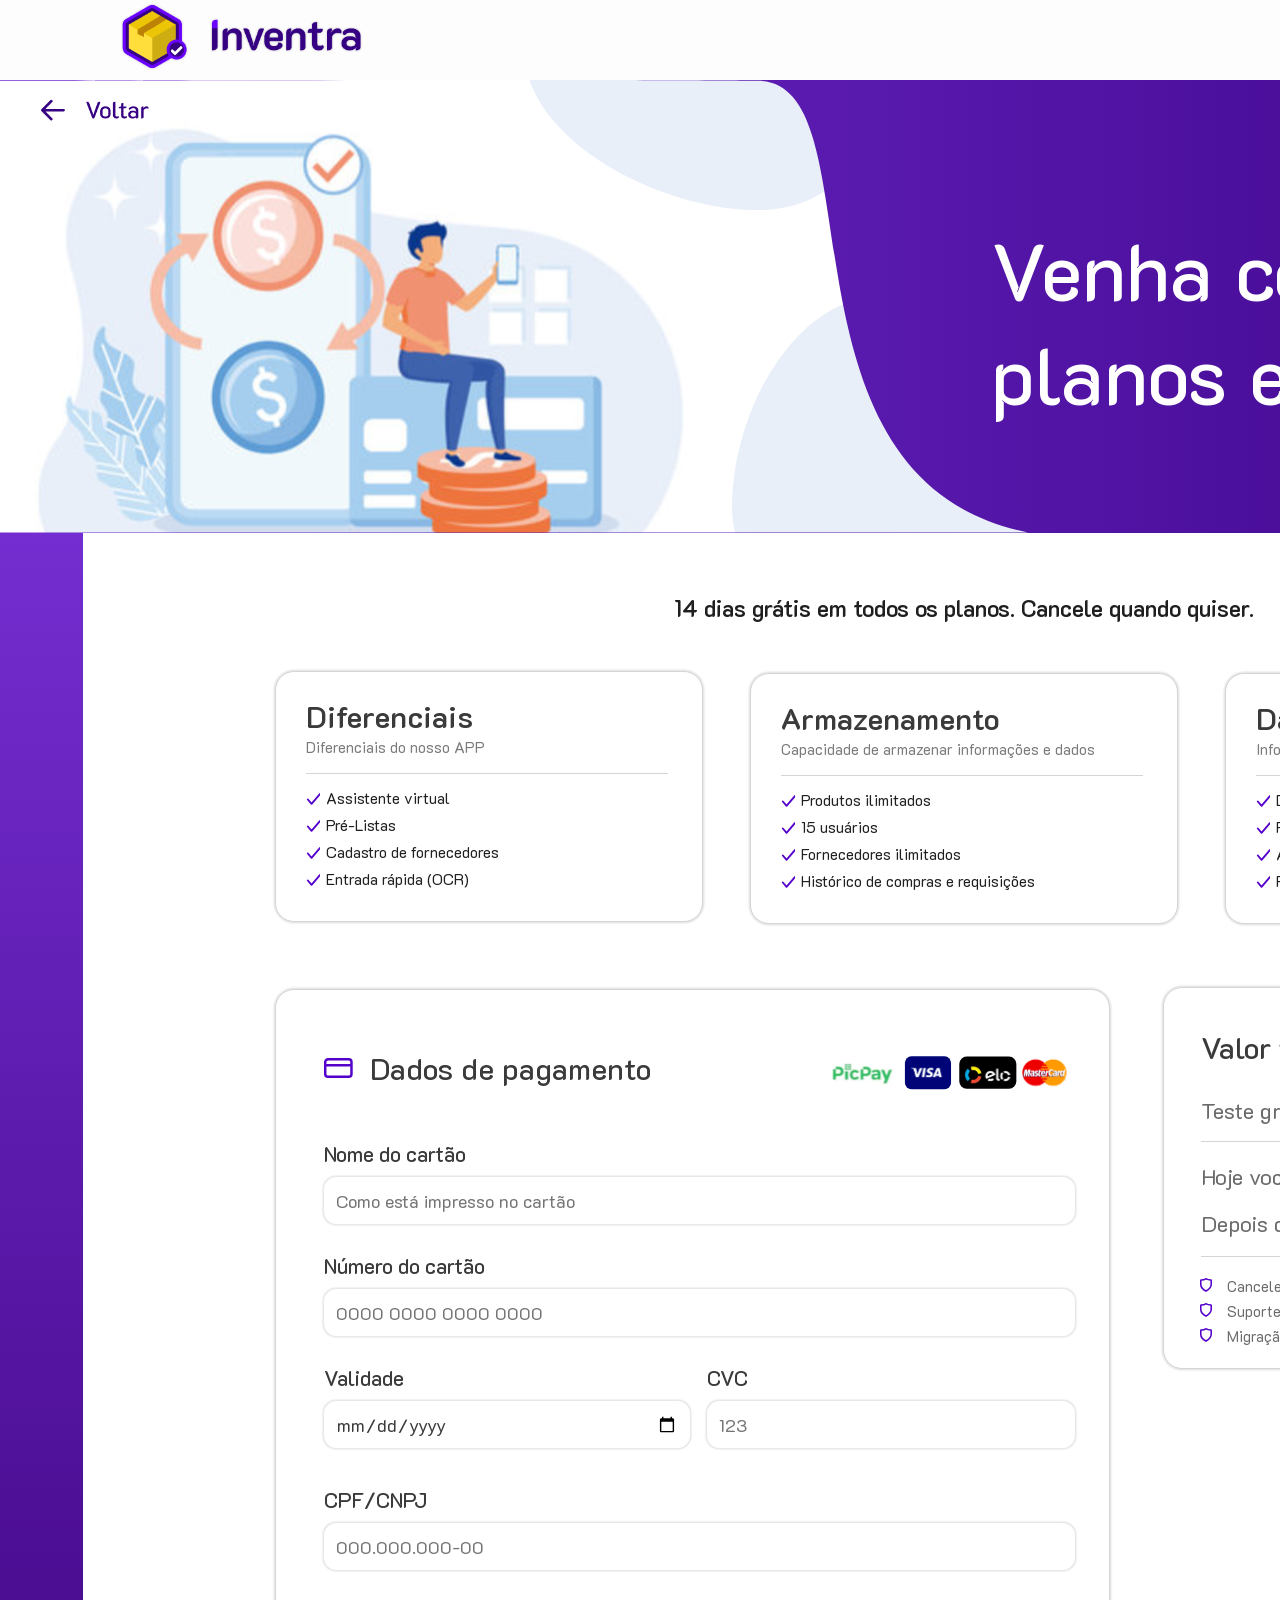
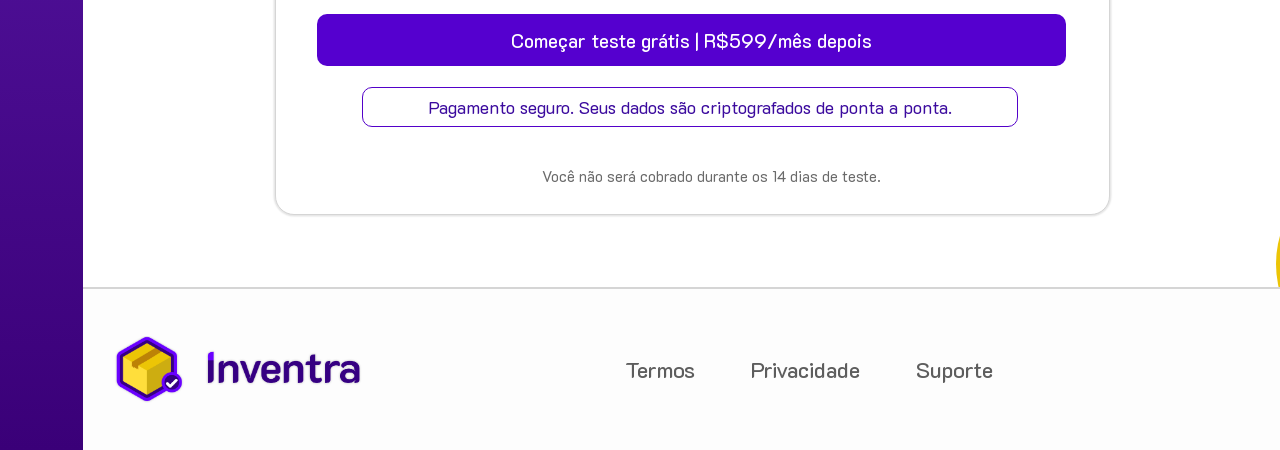
<file: aba_pagamento.html>
<!DOCTYPE html>
<html lang="en">
<head>
    <meta charset="UTF-8">
    <meta name="viewport" content="width=device-width, initial-scale=1.0">
    <title>Document</title>

    <link rel="stylesheet" href="style_pagamento.css">
    <link rel="icon" href="utils/logo_inventra_icon.png">
    <link rel="preconnect" href="https://fonts.googleapis.com">
    <link rel="preconnect" href="https://fonts.gstatic.com" crossorigin>
    <link href="https://fonts.googleapis.com/css2?family=K2D:ital,wght@0,100;0,200;0,300;0,400;0,500;0,600;0,700;0,800;1,100;1,200;1,300;1,400;1,500;1,600;1,700;1,800&display=swap" rel="stylesheet">

</head>
<body>
    <div id="barra_principal">
        <div id="logo_topo">
            <img src="utils/Captura de tela 2026-08-27 123855.png" alt="Inventra">
        </div>
    </div>

    <div id="corpo">

        <div id="faixa_lateral"></div>

        <div id="banner_principal">
            <a href="#" id="voltar">
                <img src="utils/Voltar_log_icon_v2.jpg" width="115px">
            </a>
            <div id="banner_ajuda"></div>
            <h1 id="frase">Venha conferir nossos planos e pagamentos</h1>
        </div>

        <div id="pt_baixo">
            <div id="texto">
                <p>14 dias grátis em todos os planos. Cancele quando quiser.</p>
            </div>
            <div id="avisos">
                <div class="infos">
                    <h2>Diferenciais</h2>
                    <h3>Diferenciais do nosso APP</h3>
                    <hr>
                    <ul>
                        <li>Assistente virtual</li>
                        <li>Pré-Listas</li>
                        <li>Cadastro de fornecedores</li>
                        <li>Entrada rápida (OCR)</li>
                    </ul>
                </div>

                <div class="infos">
                    <h2>Armazenamento</h2>
                    <h3>Capacidade de armazenar informações e dados</h3>
                    <hr>
                    <ul>
                        <li>Produtos ilimitados</li>
                        <li>15 usuários</li>
                        <li>Fornecedores ilimitados</li>
                        <li>Histórico de compras e requisições</li>
                    </ul>
                </div>

                <div class="infos">
                    <h2>Dados</h2>
                    <h3>Informações para ajudar a organizar o seu negócio</h3>
                    <hr>
                    <ul>
                        <li>Dashboards avançados</li>
                        <li>Performance VPQ</li>
                        <li>Alerta de estoque baixo</li>
                        <li>Requisições automaticas</li>
                    </ul>
                </div>
            </div>

            <div id="relatorio">

                <div id="formulario">
                    <div id="form_cabecalho">
                        <img src="utils/Vector 77.svg">
                        <p>Dados de pagamento</p>
                        <img id="img_cartoes" src="utils/Cartões.svg" alt="PicPay, Visa, Itaú e Mastercard">
                    </div>

                    <form id="form_resp">
                        <div class="grupo">
                            <label class="label_padrao_e" for="nome_cartao">Nome do cartão</label>
                            <input class="form_padrao_e" type="text" id="nome_cartao" placeholder="Como está impresso no cartão" required   >
                        </div>

                        <div class="grupo">
                            <label class="label_padrao_e" for="numero_cartao">Número do cartão</label>
                            <input class="form_padrao_e" type="number" id="numero_cartao" placeholder="0000 0000 0000 0000" required>
                        </div>

                        <div id="grupo_validade">
                            <div>
                                <label class="label_padrao_e" for="validade">Validade</label>
                                <input class="form_meio_e" type="date" id="validade" placeholder="MM/AA" required>
                            </div>
                            <div>
                                <label class="label_padrao_d" for="cvc">CVC</label>
                                <input class="form_meio_d" type="number" id="cvc" placeholder="123" required>
                            </div>
                        </div>

                        <div class="grupo" id="grupo_cpf">
                            <label class="label_padrao_e" for="cpf_cnpj">CPF/CNPJ</label>
                            <input class="form_padrao_e" type="number" id="cpf_cnpj" placeholder="000.000.000-00" required>
                        </div>

                        <button type="submit" id="botao_enviar">Começar teste grátis | R$599/mês depois</button>
                    </form>

                    <div id="aviso_seguro">
                        <span>Pagamento seguro. Seus dados são criptografados de ponta a ponta.</span>
                    </div>

                    <p id="nota_teste">Você não será cobrado durante os 14 dias de teste.</p>
                </div>

                <div id="valor_final">
                    <h2>Valor final</h2>

                    <div class="vf_linha" id="vf_teste">
                        <span class="vf_cinza">Teste grátis</span>
                        <span class="vf_escuro">14 dias</span>
                    </div>
                    <hr>

                    <div class="vf_linha" id="vf_hoje">
                        <span class="vf_cinza">Hoje você paga</span>
                        <span id="vf_preco_hoje">R$ 0,00</span>
                    </div>
                    <div class="vf_linha" id="vf_depois">
                        <span class="vf_cinza">Depois do teste</span>
                        <span id="vf_preco_depois">R$ 599/mês</span>
                    </div>
                    <hr>

                    <ul>
                        <li>Cancele quando quiser, sem multas</li>
                        <li>Suporte por chat em português</li>
                        <li>Migração dos seus dados incluída</li>
                    </ul>
                </div>

            </div>

            <div id="meio_circulo"></div>
            <div id="m_circulo"></div>
            <div id="pp_circulo"></div>

        </div>

        <div id="fotter">
            <div id="logo_rodape">
                <img src="utils/Captura de tela 2026-08-27 123855.png" alt="Inventra">
            </div>
            <a href="#" class="foot_padrao" id="Term">Termos</a>
            <a href="#" class="foot_padrao" id="Priv">Privacidade</a>
            <a href="#" class="foot_padrao" id="Supo">Suporte</a>
            <p id="copyright">© 2026 Inventra. Todos os direitos reservados.</p>
        </div>

    </div>

</body>
</html>
</body>
</html>
</file>
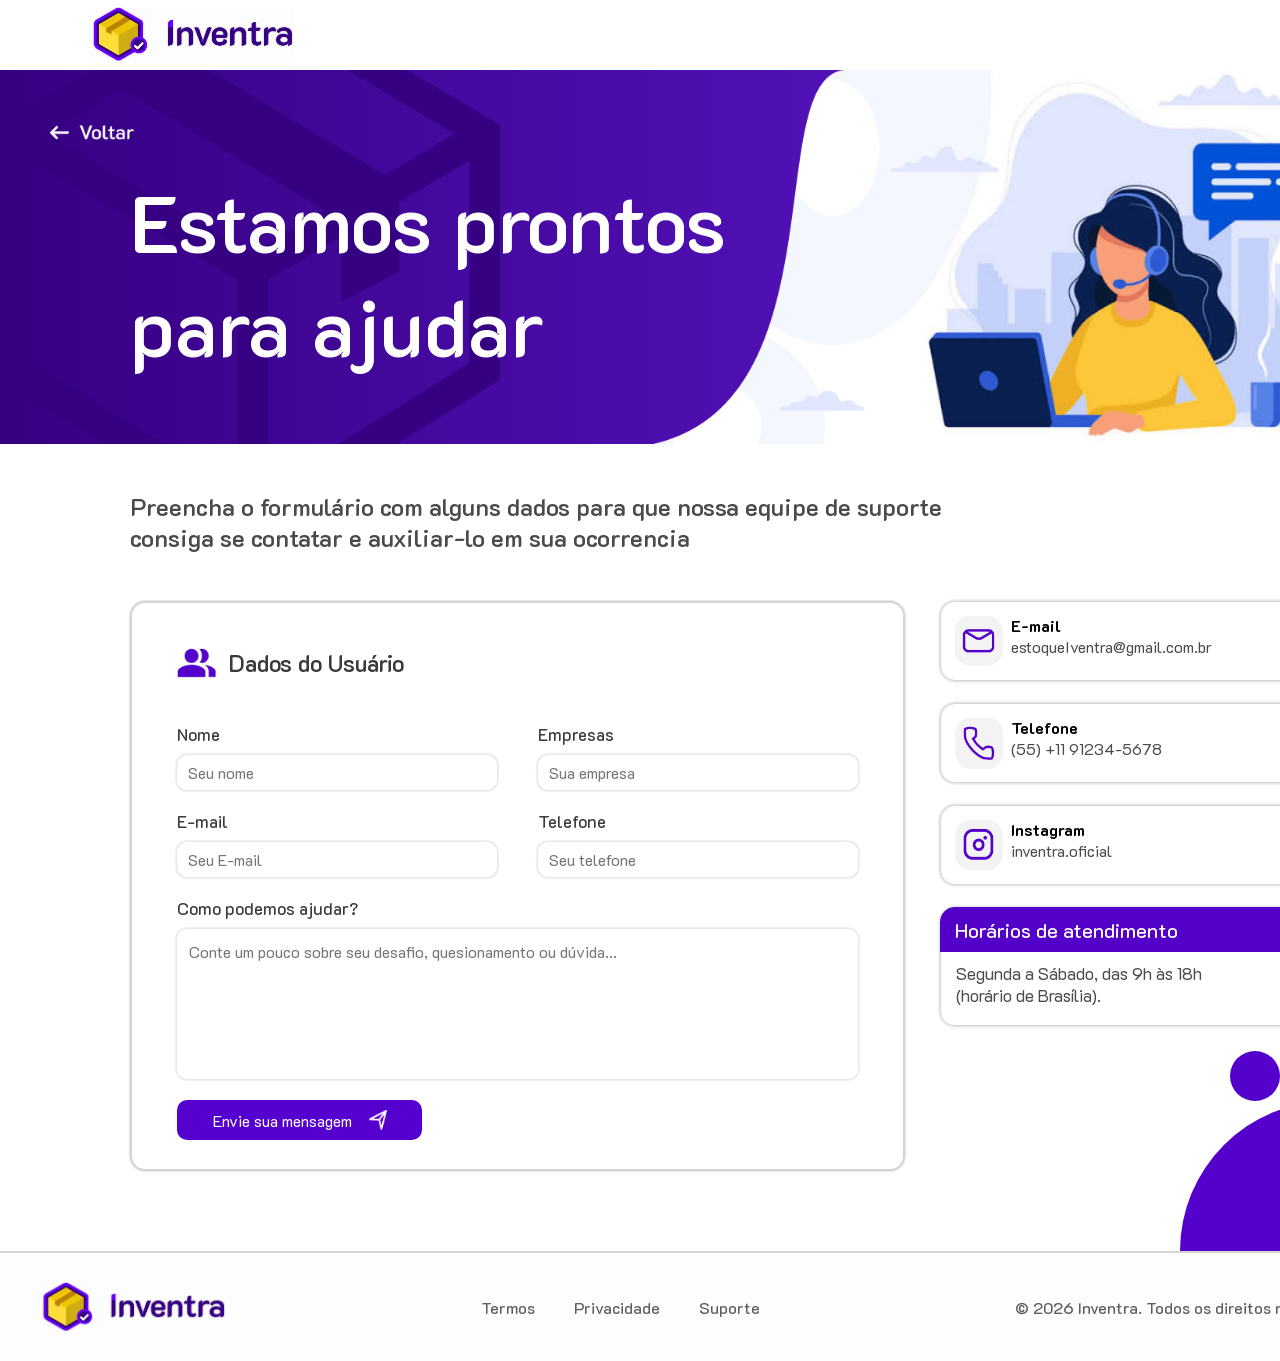
<file: Aba_suporte.html>
<!DOCTYPE html>
<html lang="en">
<head>
    <meta charset="UTF-8">
    <meta name="viewport" content="width=device-width, initial-scale=1.0">
    <title>Suporte</title>

    <link rel="stylesheet" href="style_suporte.css">
    <link rel="icon" href="utils/logo_inventra_icon.png">
    <link rel="preconnect" href="https://fonts.googleapis.com">
    <link rel="preconnect" href="https://fonts.gstatic.com" crossorigin>
    <link href="https://fonts.googleapis.com/css2?family=K2D:ital,wght@0,100;0,200;0,300;0,400;0,500;0,600;0,700;0,800;1,100;1,200;1,300;1,400;1,500;1,600;1,700;1,800&display=swap" rel="stylesheet">

</head>
<body>
    <div id ="barra_principal">
       <img style="padding: 7px 0px 7px 90px;" src="utils/Captura de tela 2026-08-27 123855.png" height="55" > 
    </div>
    <div id = "corpo">
        <div id ="banner_principal">
            <div  id = "banner_ajuda">
                <div id = "voltar" style="width: 500px; height: 50px">
                    <p><a href="lading.html">
                        <img src="utils/Voltar - Suporte.png" width="85">
                    </a></p>
                </div>
                <div id="frase">
                    <p style="font-size: 80px; margin: 0;">Estamos prontos<br> para ajudar</p>
                </div>
            </div>
            <div id = "banner_img" class="padrao" >
                <img src="utils/Group 65715 (2).png" height="375" width="741">
            </div>
        </div>
        <div style="display: flex;">
            <div id="faixa_amarelo"></div>
            <div id="pt_baixo">
                <div id = "texto">
                    <p>Preencha o formulário com alguns dados para que nossa equipe de suporte<br> consiga se contatar e auxiliar-lo em sua ocorrencia</p>
                </div>
                <div id ="relatorio">
                    <form>
                        <div id="formulario">
                            <div id="form_cabecalho">
                                <img src="utils/pessoas_icon.png" width="40px">
                                <p>Dados do Usuário</p>
                            </div>
                            <div id="form_resp">
                                <label class ="label_padrao_e" for="nome">Nome&nbsp;&nbsp;</label>
                                <label class="label_padrao_d" for="empresas">Empresas</label><br>
                                <input type="text" name="nome" class="form_padrao_d" placeholder="Seu nome" required>
                                <input type="text" name="empresas" class="form_padrao_e" placeholder="Sua empresa" required>

                                <label class="label_padrao_e" for="email">E-mail</label>
                                <label class="label_padrao_d" for="telefone">Telefone</label><br>
                                <input type="email" name="email" class="form_padrao_d" placeholder="Seu E-mail" required>
                                <input type="tel" name="telefone" class="form_padrao_e" placeholder="Seu telefone" required>

                                <label class="label_padrao_e" for="motivo">Como podemos ajudar?</label><br>
                                <textarea name="motivo" placeholder="Conte um pouco sobre seu desafio, quesionamento ou dúvida..." required></textarea>
                            </div>
                            <button id="botao_enviar"type="submit">
                                Envie sua mensagem <img src="utils/setinha_enviar_icon(2).png" width="18">
                            </button>
                        </div> 
                    </form>
                    <div id="avisos">
                        <div id="email" class="infos">
                            <img src="utils/email_icon.png" width="50px">
                            <p><b>E-mail</b><br><spam id="acinzentar">estoqueIventra@gmail.com.br</spam></p>
                        </div>
                        <div id="telefone" class="infos">
                            <img src="utils/telefone_icon.png" width="50px">
                            <p><b>Telefone</b><br><spam id="acinzentar">(55) +11 91234-5678</spam></p>
                        </div>
                        <div id="instagram" class="infos">
                            <img src="utils/instagram_icon.png" width="50px">
                            <p><b>Instagram</b><br><spam id="acinzentar">inventra.oficial</spam></p>
                        </div>
                        <div id="horario_atend">
                            <div id="hr_cabecalho">
                                <p>Horários de atendimento</p>
                            </div>
                            <div id="hr_descricao">
                                <p>Segunda a Sábado, das 9h às 18h<br>(horário de Brasília). </p>
                            </div>
                        </div>
                    </div>
                    <div id="meio_circulo"></div>
                    <div id="pp_circulo"></div>
                    <div id="m_circulo"></div>
                </div>
                <div id="fotter">
                    <img src="utils/Captura de tela 2026-08-27 123855.png" height="50">
                    <p id="Term" class="foot_padrao">Termos</p>
                    <p id="Pri" class="foot_padrao">Privacidade</p>
                    <p id="Supo" class="foot_padrao">Suporte</p>
                    <p class="foot_padrao">© 2026 Inventra. Todos os direitos reservados.</p>
                </div>
            </div>
        </div>
    </div>    
</body>
</html>
</file>
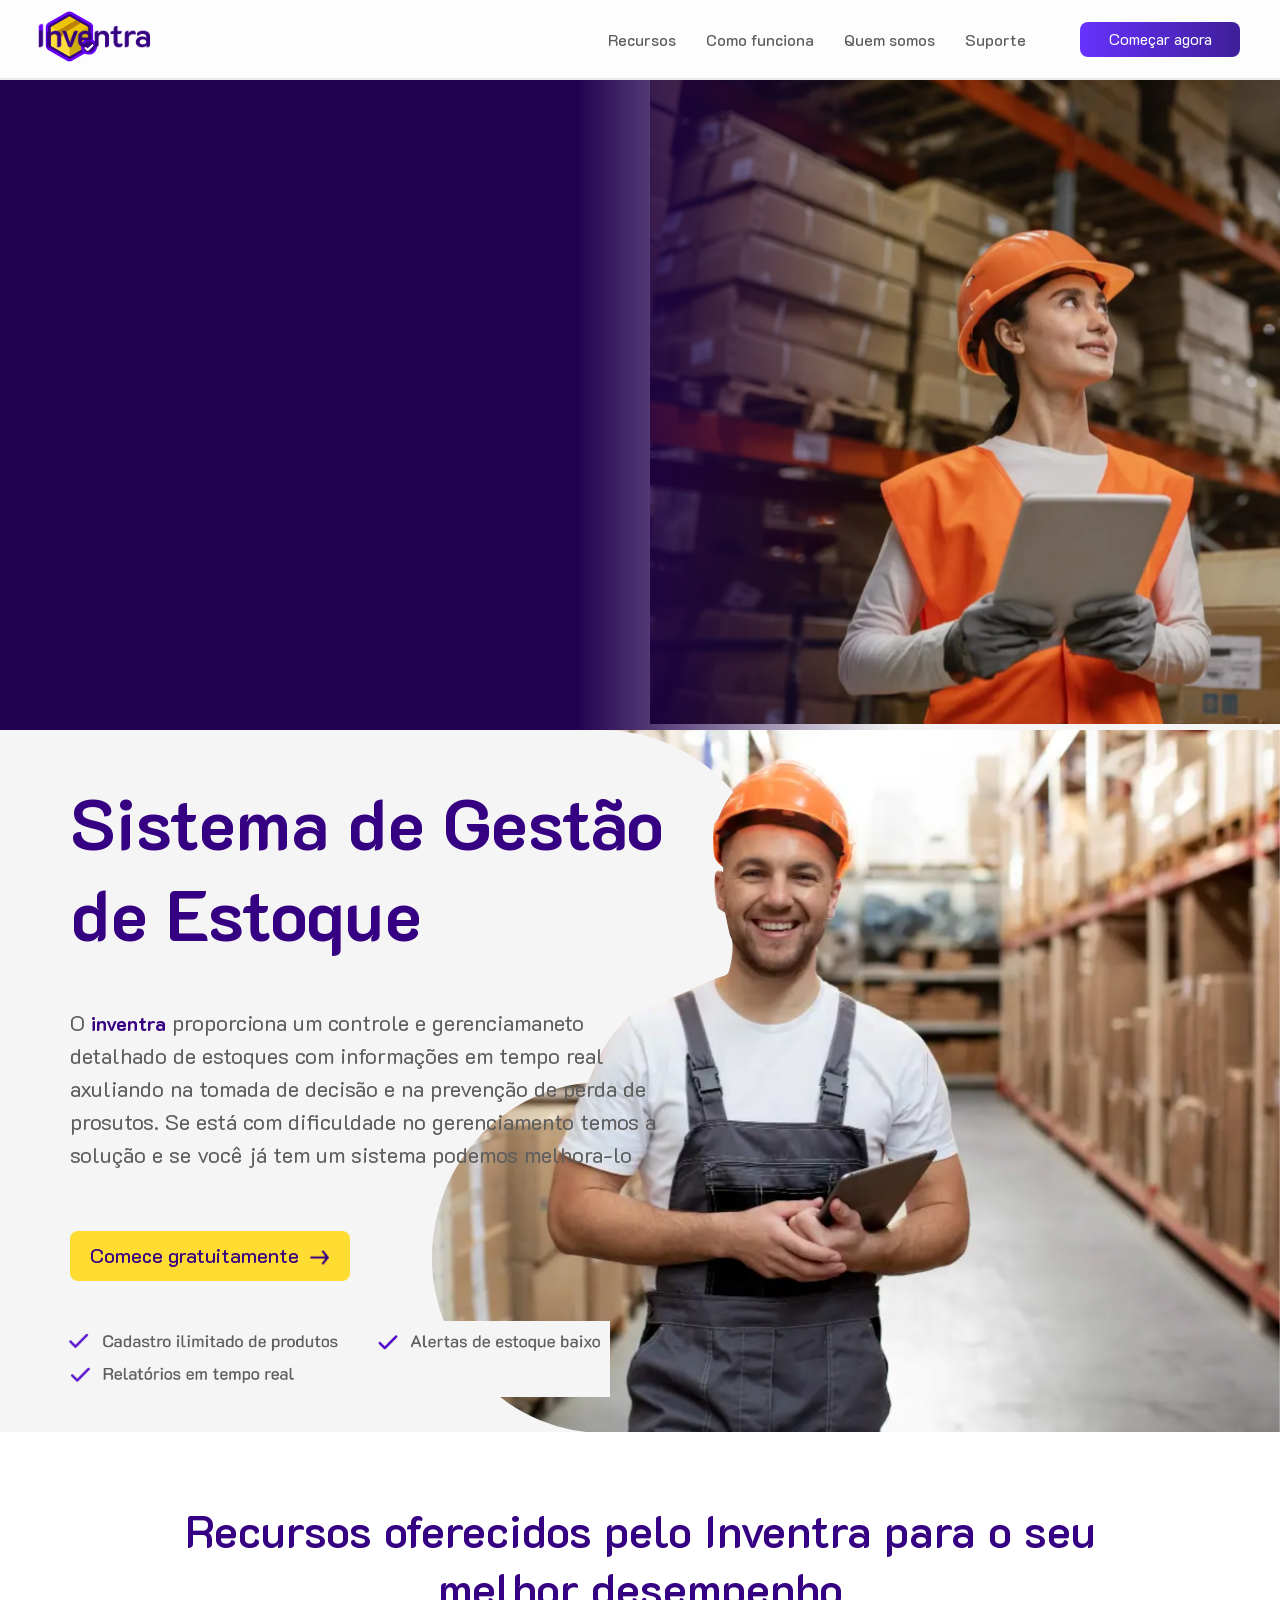
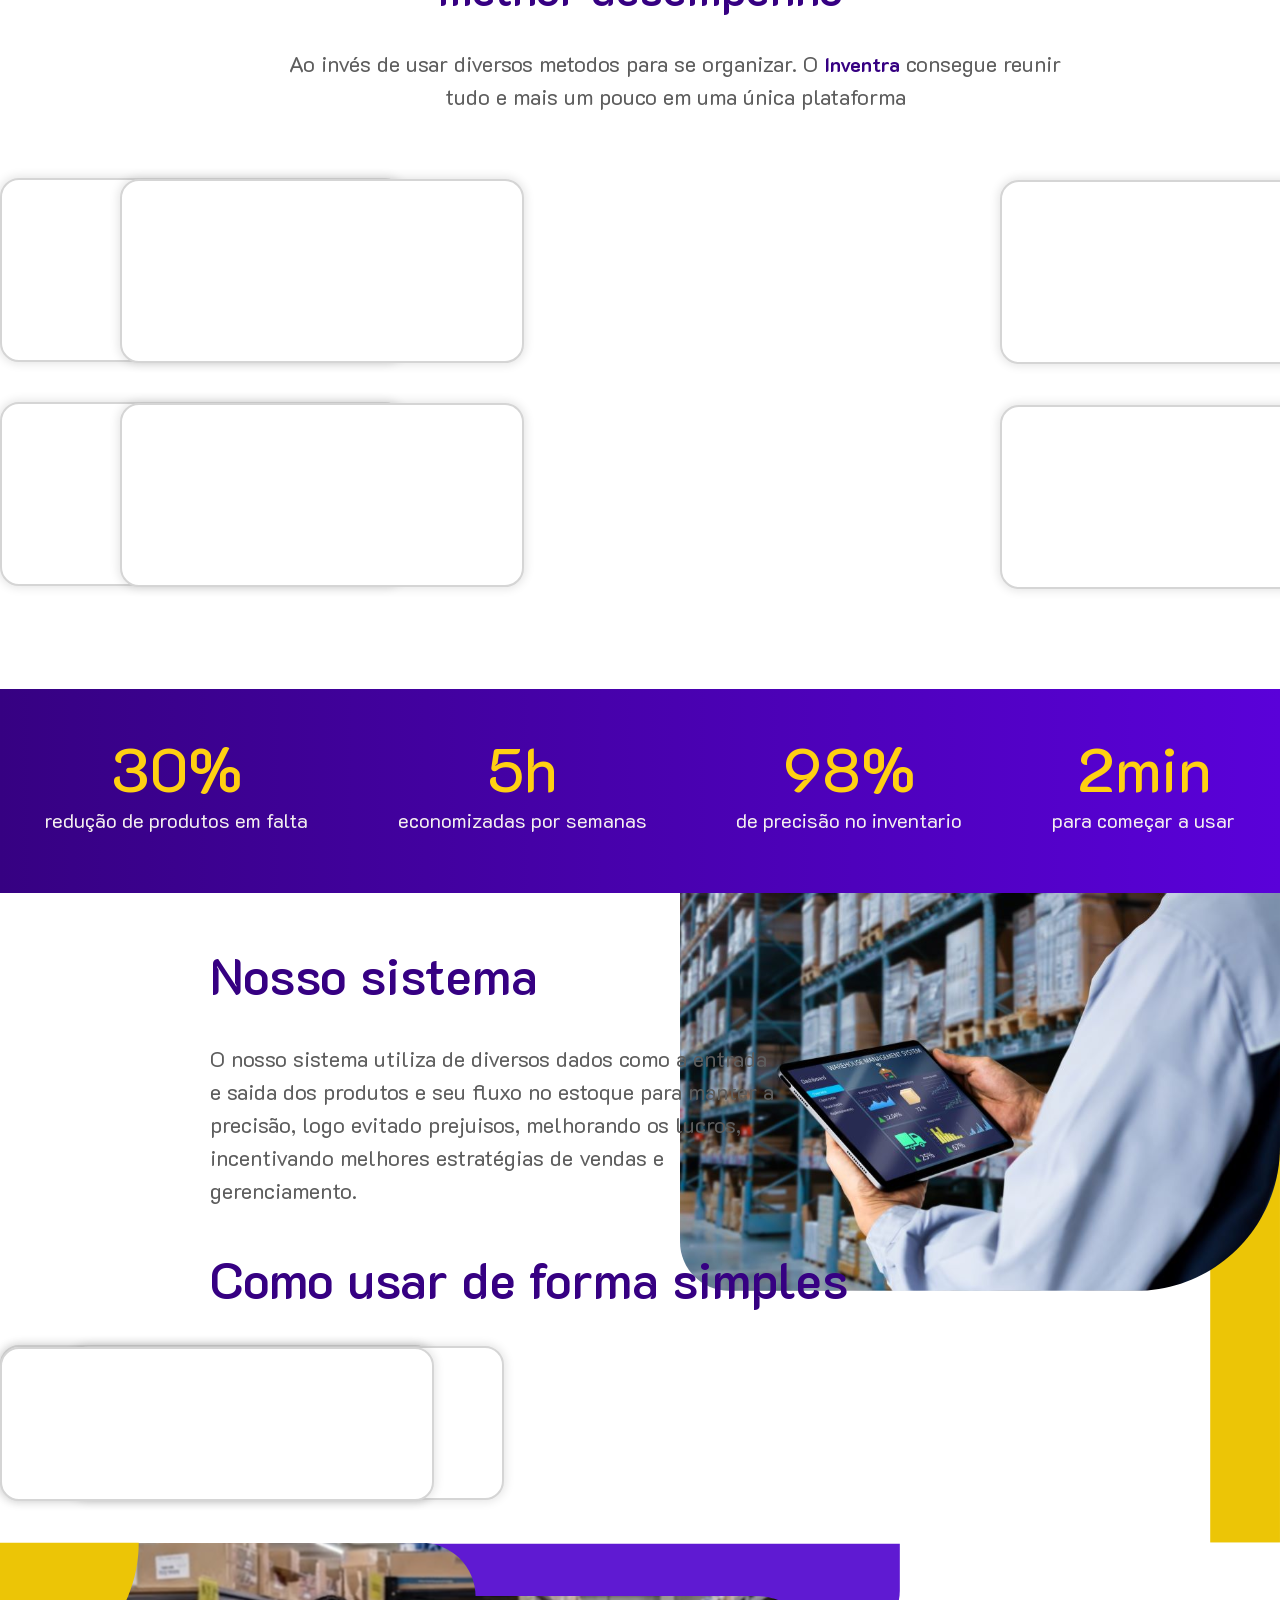
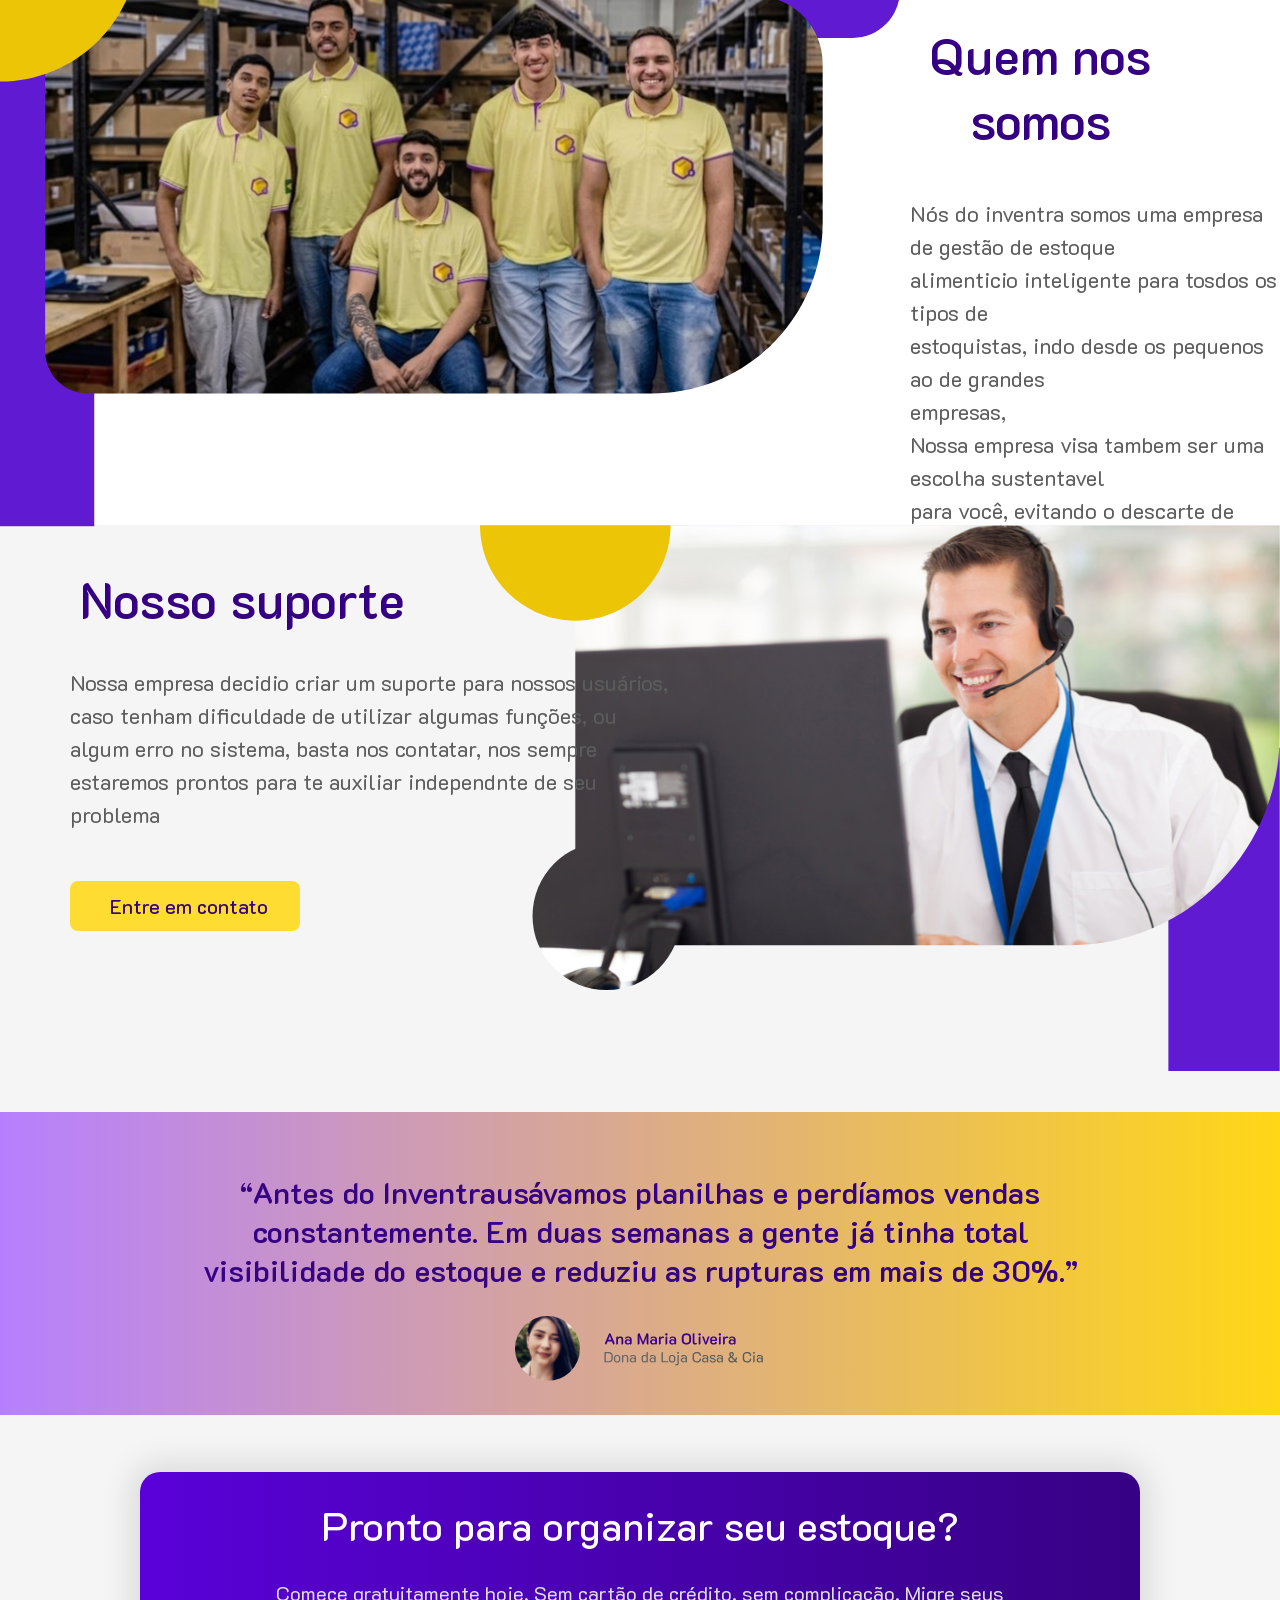
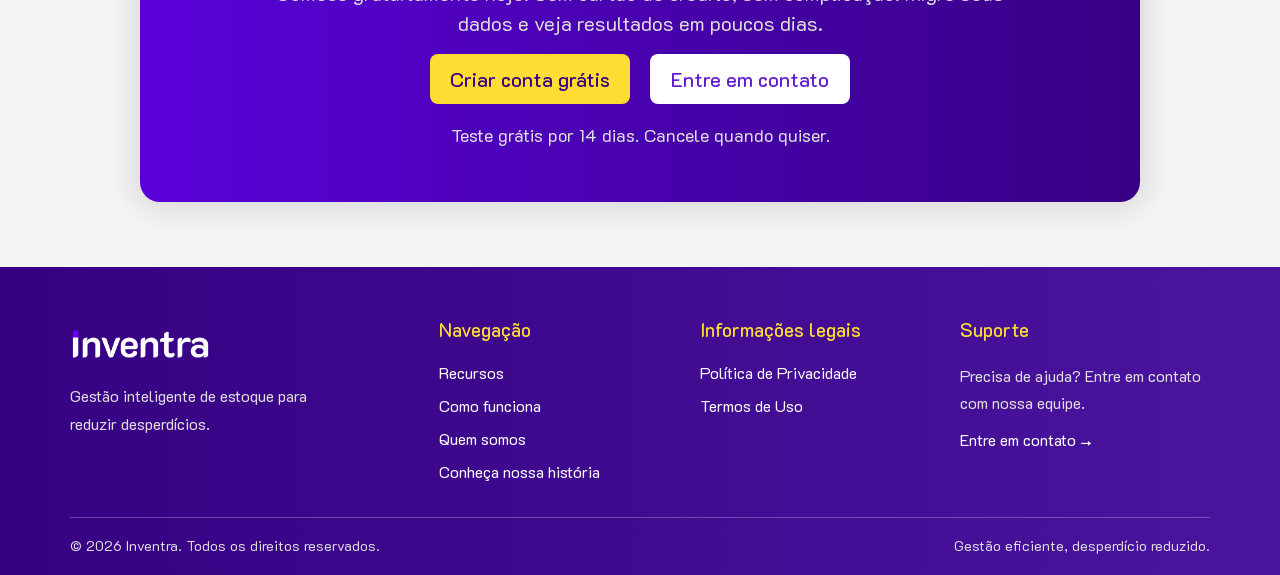
<file: landing_1.html>
<!DOCTYPE html>
<html lang="pt-br">
<head>
    <meta charset="UTF-8">
    <meta name="viewport" content="width=device-width, initial-scale=1.0">
    <title>Inventra</title>

    <link rel="icon" type="Image/png" href="imagotipo.png">
    <link rel="stylesheet" href="style1.css">

    <style>
        @import url('https://fonts.googleapis.com/css2?family=K2D:ital,wght@0,100;0,200;0,300;0,400;0,500;0,600;0,700;0,800;1,100;1,200;1,300;1,400;1,500;1,600;1,700;1,800&display=swap');
    </style>
</head>
<body>
    <header>
        <div class="imagotipo">
            <img src="imagotipo.png" alt="Imagotipo Caixa Inventra">
        </div>

        <div class="logotipo">
            <img src="logotipo.png" alt="Logotipo Nome Inventra">
        </div>

        <nav class="menu">
            <a href="#">Recursos</a>
            <a href="#">Como funciona</a>
            <a href="#">Quem somos</a>
            <a href="#">Suporte</a>
        </nav>

        <button class="botHeader">
            Começar agora
        </button>
    </header>

    <div class="foto1">
        <img src="carrossel1.svg" alt="Gestora de estoque">
    </div>

    <div class="bloco1"></div>

    <div>
        <h1 class="titulo">Sistema de Gestão
            <br> de Estoque
        </h1>
    </div>

    <div class="imagemBLoco1">
        <img src="foto1.svg" alt="Imagem ilustrativa">
    </div>

    <div>
        <h2 class="texto1">
            O <span class="inventraTexto">inventra</span> proporciona um controle e gerenciamaneto <br> detalhado de estoques com informações em tempo real <br> axuliando na tomada de decisão e na prevenção de perda de <br> prosutos. Se está com dificuldade no gerenciamento temos a <br> solução e se você já tem um sistema podemos melhora-lo
        </h2>
    </div>

    <button class="comeceGratuitamente">
        Comece gratuitamente
        <img src="seta_botao.png" alt="setinha botão comece Gratuitamente">
    </button>

    <div class="info1">
        <img src="informacoes.png" alt="informção">
    </div>

    <div class="bloco2"></div>

    <h1 class="texto2">Recursos oferecidos pelo Inventra para o seu <br>
        melhor desempenho
    </h1>

    <div>
        <h2 class="texto3">
            Ao invés de usar diversos metodos para se organizar. O <span class="inventraTexto">Inventra</span> consegue reunir <br> tudo e mais um pouco em uma única plataforma
        </h2>
    </div>

    <div class="retang1"></div>
    <div class="retang2"></div>
    <div class="retang3"></div>
    <div class="retang4"></div>
    <div class="retang5"></div>
    <div class="retang6"></div>

    <section class="BigNumbers">
        <div class="number">
            <span>30%</span>
            <p>redução de produtos em falta</p>
        </div>

        <div class="number">
            <span>5h</span>
            <p>economizadas por semanas</p>
        </div>

        <div class="number">
            <span>98%</span>
            <p>de precisão no inventario</p>
        </div>

        <div class="number">
            <span>2min</span>
            <p>para começar a usar</p>
        </div>
    </section>

    <div>
        <img class="imagem4" src="foto2.svg" alt="Foto ilustrativa de uma pessoa usando o sistema">
    </div>

    <h1 class="texto4">
        Nosso sistema
    </h1>

    <h2 class="texto5">
        O nosso sistema utiliza de diversos dados como a entrada <br> e saida dos produtos e seu fluxo no estoque para manter a <br> precisão, logo evitado prejuisos, melhorando os lucros, <br> incentivando melhores estratégias de vendas e <br> gerenciamento.
    </h2>

    <h1 class="texto6">
        Como usar de forma simples
    </h1>

    <div class="b1"></div>
    <div class="b2"></div>
    <div class="b3"></div>

    <div class="bloco4">
        <img class="imagemGrupo" src="foto3.svg" alt="imagem do nosso grupo">

        <h1 class="texto7">
            Quem nos somos
        </h1>

        <h2 class="texto8">
            Nós do inventra somos uma empresa de gestão de estoque <br>
            alimenticio inteligente para tosdos os tipos de <br>
            estoquistas, indo desde os pequenos ao de grandes <br>
            empresas, <br>
            Nossa empresa visa tambem ser uma escolha sustentavel <br>
            para você, evitando o descarte de alimentos auxiliando na <br>
            previdencia da validade, tendo uma ligação direta com o <br>
            ODS12 que foi uma de nossas inspirações para começar <br>
            nossa empresa
        </h2>
    </div>

    <div class="bloco5">
        <img class="imagem5" src="foto4.svg" alt="Foto ilustrativa de uma pessoa no atendimento ao cliente">

        <h1 class="texto9">
            Nosso suporte
        </h1>

        <h2 class="texto10">
            Nossa empresa decidio criar um suporte para nossos usuários, <br>
            caso tenham dificuldade de utilizar algumas funções, ou <br>
            algum erro no sistema, basta nos contatar, nos sempre <br>
            estaremos prontos para te auxiliar independnte de seu <br>
            problema
        </h2>

        <button class="entreEmContato">
            Entre em contato
        </button>
    </div>

    <div class="bloco6">
        <h1 class="texto11">
            “Antes do Inventrausávamos planilhas e perdíamos vendas <br>
            constantemente. Em duas semanas a gente já tinha total <br>
            visibilidade do estoque e reduziu as rupturas em mais de 30%.”
        </h1>

        <img class="imagem6" src="elemento_Casa&Cia.svg" alt="loja casa e cia">
    </div>

    <div class="bloco7">
        <div class="card1">
            <h1 class="cardTit">Pronto para organizar seu estoque?</h1>

            <h2 class="cardSubt">Comece gratuitamente hoje. Sem cartão de crédito, sem complicação. Migre seus <br>
                dados e veja resultados em poucos dias.
            </h2>

            <div class="Botoes">
                <button class="cardBot1">Criar conta grátis</button>
                <button class="cardBot2">Entre em contato</button>
            </div>

            <h3 class="cardSub2">
                Teste grátis por 14 dias. Cancele quando quiser.
            </h3>
        </div>
    </div>

    <footer class="rodape">
        <div class="rodapeConteudo">
            <div class="rodapeLogo">
                <img src="logotipoV2.png" alt="Logo Inventra">
                <p>Gestão inteligente de estoque para reduzir desperdícios.</p>
            </div>

            <div class="rodapeColuna">
                <h3>Navegação</h3>
                <a href="#recursos">Recursos</a>
                <a href="#como-funciona">Como funciona</a>
                <a href="#quem-somos">Quem somos</a>
                <a href="#nossa-historia">Conheça nossa história</a>
            </div>

            <div class="rodapeColuna">
                <h3>Informações legais</h3>
                <a href="privacidade.html">Política de Privacidade</a>
                <a href="termos.html">Termos de Uso</a>
            </div>

            <div class="rodapeColuna">
                <h3>Suporte</h3>
                <p>Precisa de ajuda? Entre em contato com nossa equipe.</p>
                <a href="#suporte">Entre em contato →</a>
            </div>
        </div>

        <div class="rodapeInferior">
            <p>© 2026 Inventra. Todos os direitos reservados.</p>
            <p>Gestão eficiente, desperdício reduzido.</p>
        </div>
    </footer>
</body>
</html>
</file>
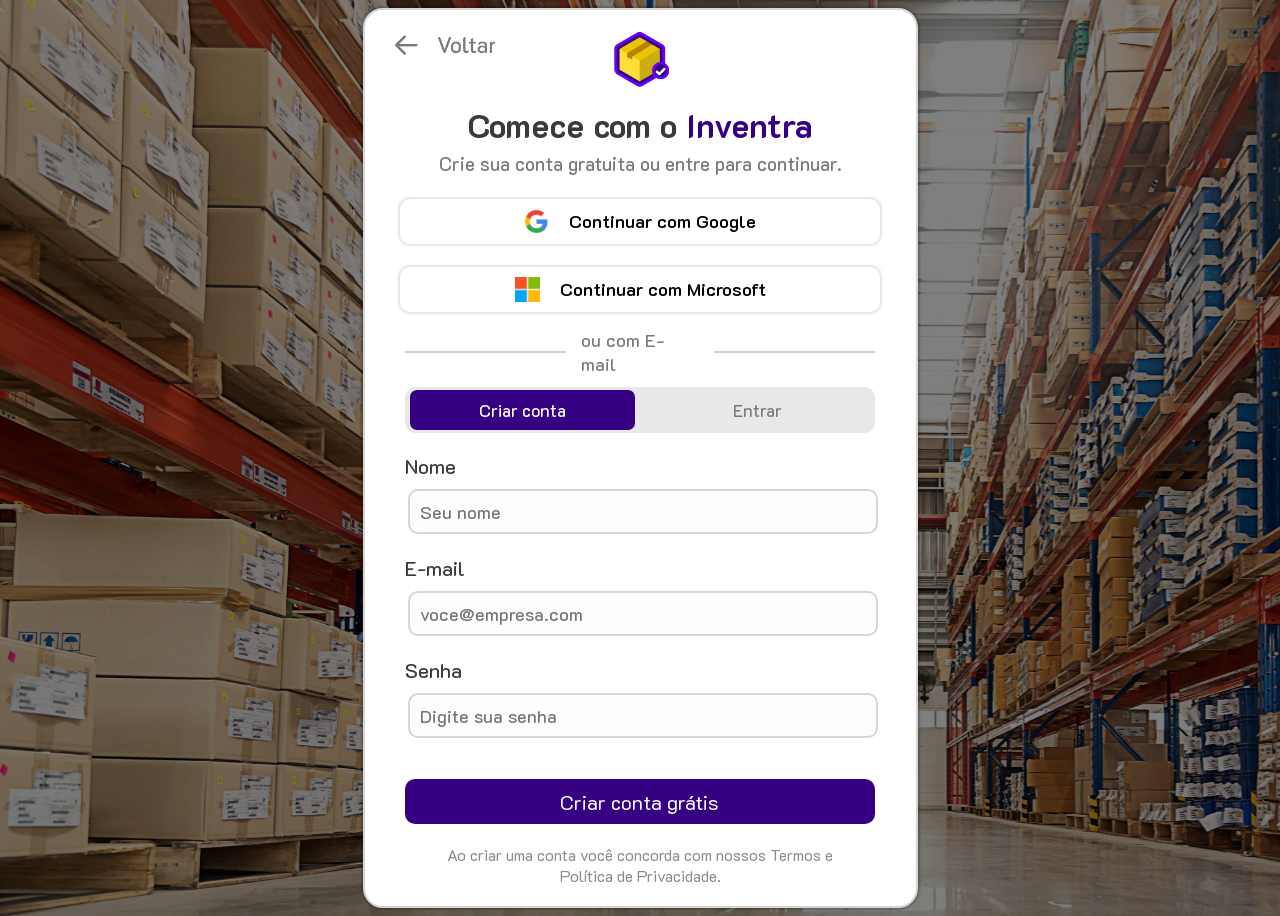
<file: login_criar_cont.html>
<!DOCTYPE html>
<html lang="en">
<head>
    <meta charset="UTF-8">
    <meta name="viewport" content="width=device-width, initial-scale=1.0">
    <title>Document</title>

    <link rel="stylesheet" href="style_log_criar.css">
    <link rel="icon" href="utils/logo_inventra_icon.png">
    <link rel="preconnect" href="https://fonts.googleapis.com">
    <link rel="preconnect" href="https://fonts.gstatic.com" crossorigin>
    <link href="https://fonts.googleapis.com/css2?family=K2D:ital,wght@0,100;0,200;0,300;0,400;0,500;0,600;0,700;0,800;1,100;1,200;1,300;1,400;1,500;1,600;1,700;1,800&display=swap" rel="stylesheet">

</head>
<body>
    
    <div id="login">
        <header>
            <a href="#" id="img_voltar"></a>
            <img src="utils/logo_inventra_icon.png" width="65">
            <h1 id="title">Comece com o <spam id="roxo">Inventra</spam></h1> 
            <p id="descricao_head">Crie sua conta gratuita ou entre para continuar.</p>          
        </header>
        <button class="botoes_entrar_conta">
            <img src="utils/google_icon.svg">
            <p>Continuar com Google</p>

        </button>
        <button class="botoes_entrar_conta">
            <img src="utils/Microsoft_icon.svg">
            <p>Continuar com Microsoft</p>

        </button>
        <div id="separador">
            <div class="linha"></div>
            <span>ou com E-mail</span>
            <div class="linha"></div>
        </div>
        <div id="trocar_de_log">
            <button  id="criar_cont" class="botao_padrao">
                <p>Criar conta</p>
            </button>
            
            <button  id="entra_cont" class="botao_padrao">
                <a href="http://127.0.0.1:5500/Inventra1-HTML/login_entrar.html">Entrar</a>
            </button>
        </div>
        <form>
            <label for="nome">Nome</label><br>
            <input  name="nome" type="text" placeholder="Seu nome" required><br>
            <label for="email">E-mail</label><br>
            <input  name="email" type="email" placeholder="voce@empresa.com" required><br>
            <label for="senha">Senha</label><br>
            <input  name="senha" type="password" placeholder="Digite sua senha" required>
            
            <button id="entrar_site" type="submit">
                <p>Criar conta grátis</p>
            </button>
        </form>
        
        <footer>
            <p>Ao criar uma conta você concorda com nossos Termos e<br> Política de Privacidade.</p>
        </footer>

    </div>

</body>
</html>
</file>
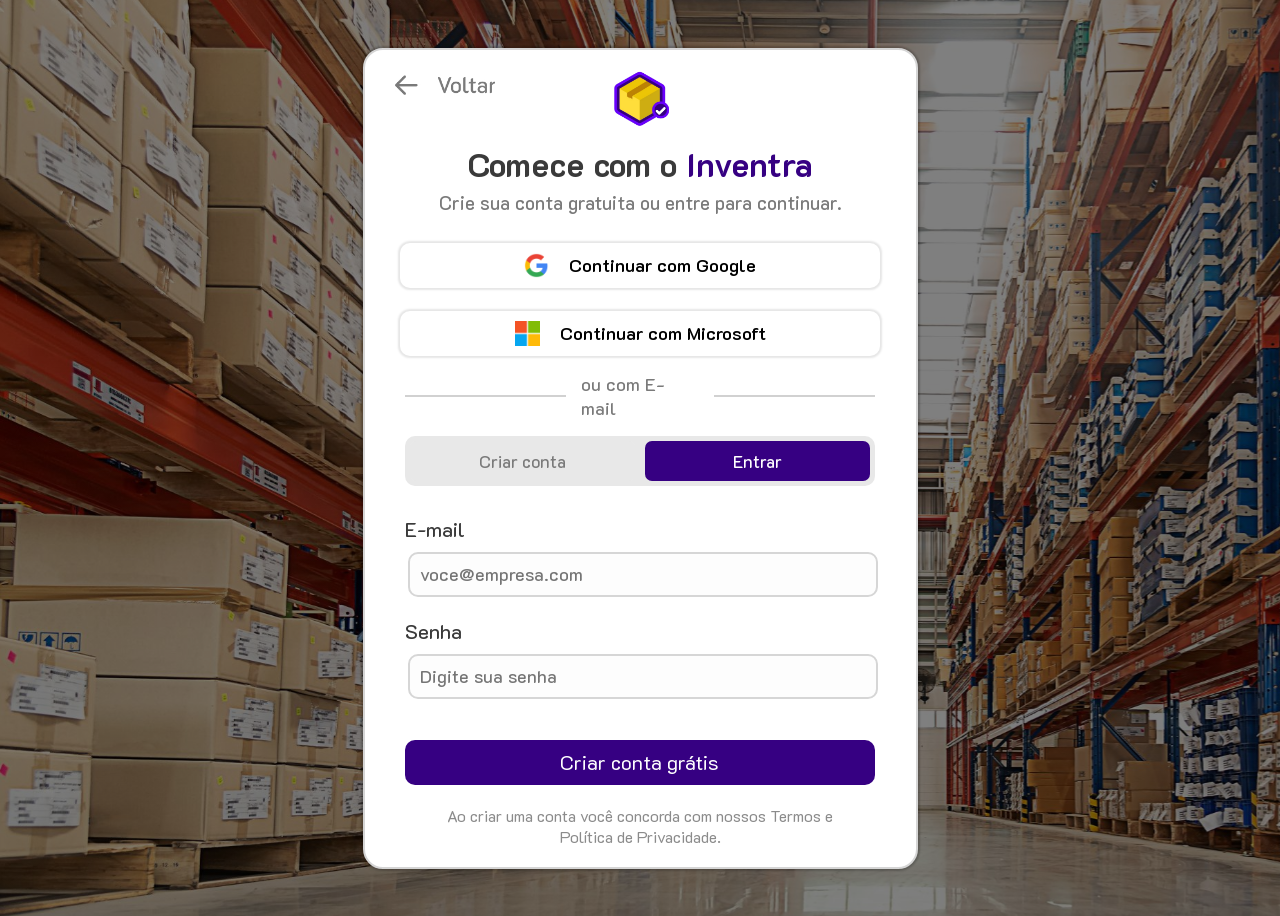
<file: login_entrar.html>
<!DOCTYPE html>
<html lang="en">
<head>
    <meta charset="UTF-8">
    <meta name="viewport" content="width=device-width, initial-scale=1.0">
    <title>Document</title>

    <link rel="stylesheet" href="style_log_entrar.css">
    <link rel="icon" href="utils/logo_inventra_icon.png">
    <link rel="preconnect" href="https://fonts.googleapis.com">
    <link rel="preconnect" href="https://fonts.gstatic.com" crossorigin>
    <link href="https://fonts.googleapis.com/css2?family=K2D:ital,wght@0,100;0,200;0,300;0,400;0,500;0,600;0,700;0,800;1,100;1,200;1,300;1,400;1,500;1,600;1,700;1,800&display=swap" rel="stylesheet">

</head>
<body>
    <div id="login">
        <header>
            <a href="#" id="img_voltar"></a>
            <img src="utils/logo_inventra_icon.png" width="65">
            <h1 id="title">Comece com o <spam id="roxo">Inventra</spam></h1> 
            <p id="descricao_head">Crie sua conta gratuita ou entre para continuar.</p>          
        </header>
        <button class="botoes_entrar_conta">
            <img src="utils/google_icon.svg">
            <p>Continuar com Google</p>

        </button>
        <button class="botoes_entrar_conta">
            <img src="utils/Microsoft_icon.svg">
            <p>Continuar com Microsoft</p>

        </button>
        <div id="separador">
            <div class="linha"></div>
            <span>ou com E-mail</span>
            <div class="linha"></div>
        </div>
        <div id="trocar_de_log">
            <button  id="criar_cont" class="botao_padrao">
                <a href="http://127.0.0.1:5500/Inventra1-HTML/login_criar_cont.html?nome=ewr&email=asdfghj%40dsfghj&senha=12334">Criar conta</a>
            </button>
            <button  id="entra_cont" class="botao_padrao">
                <p>Entrar</p>
            </button>
        </div>
        <form>
            <label for="email">E-mail</label><br>
            <input  name="email" type="email" placeholder="voce@empresa.com" required><br>
            <label for="senha">Senha</label><br>
            <input  name="senha" type="password" placeholder="Digite sua senha" required>

            <button id="entrar_site" type="submit">
                <p>Criar conta grátis</p>
            </button>
        </form>
        
        <footer>
            <p>Ao criar uma conta você concorda com nossos Termos e<br> Política de Privacidade.</p>
        </footer>

    </div>
</body>
</html>
</file>
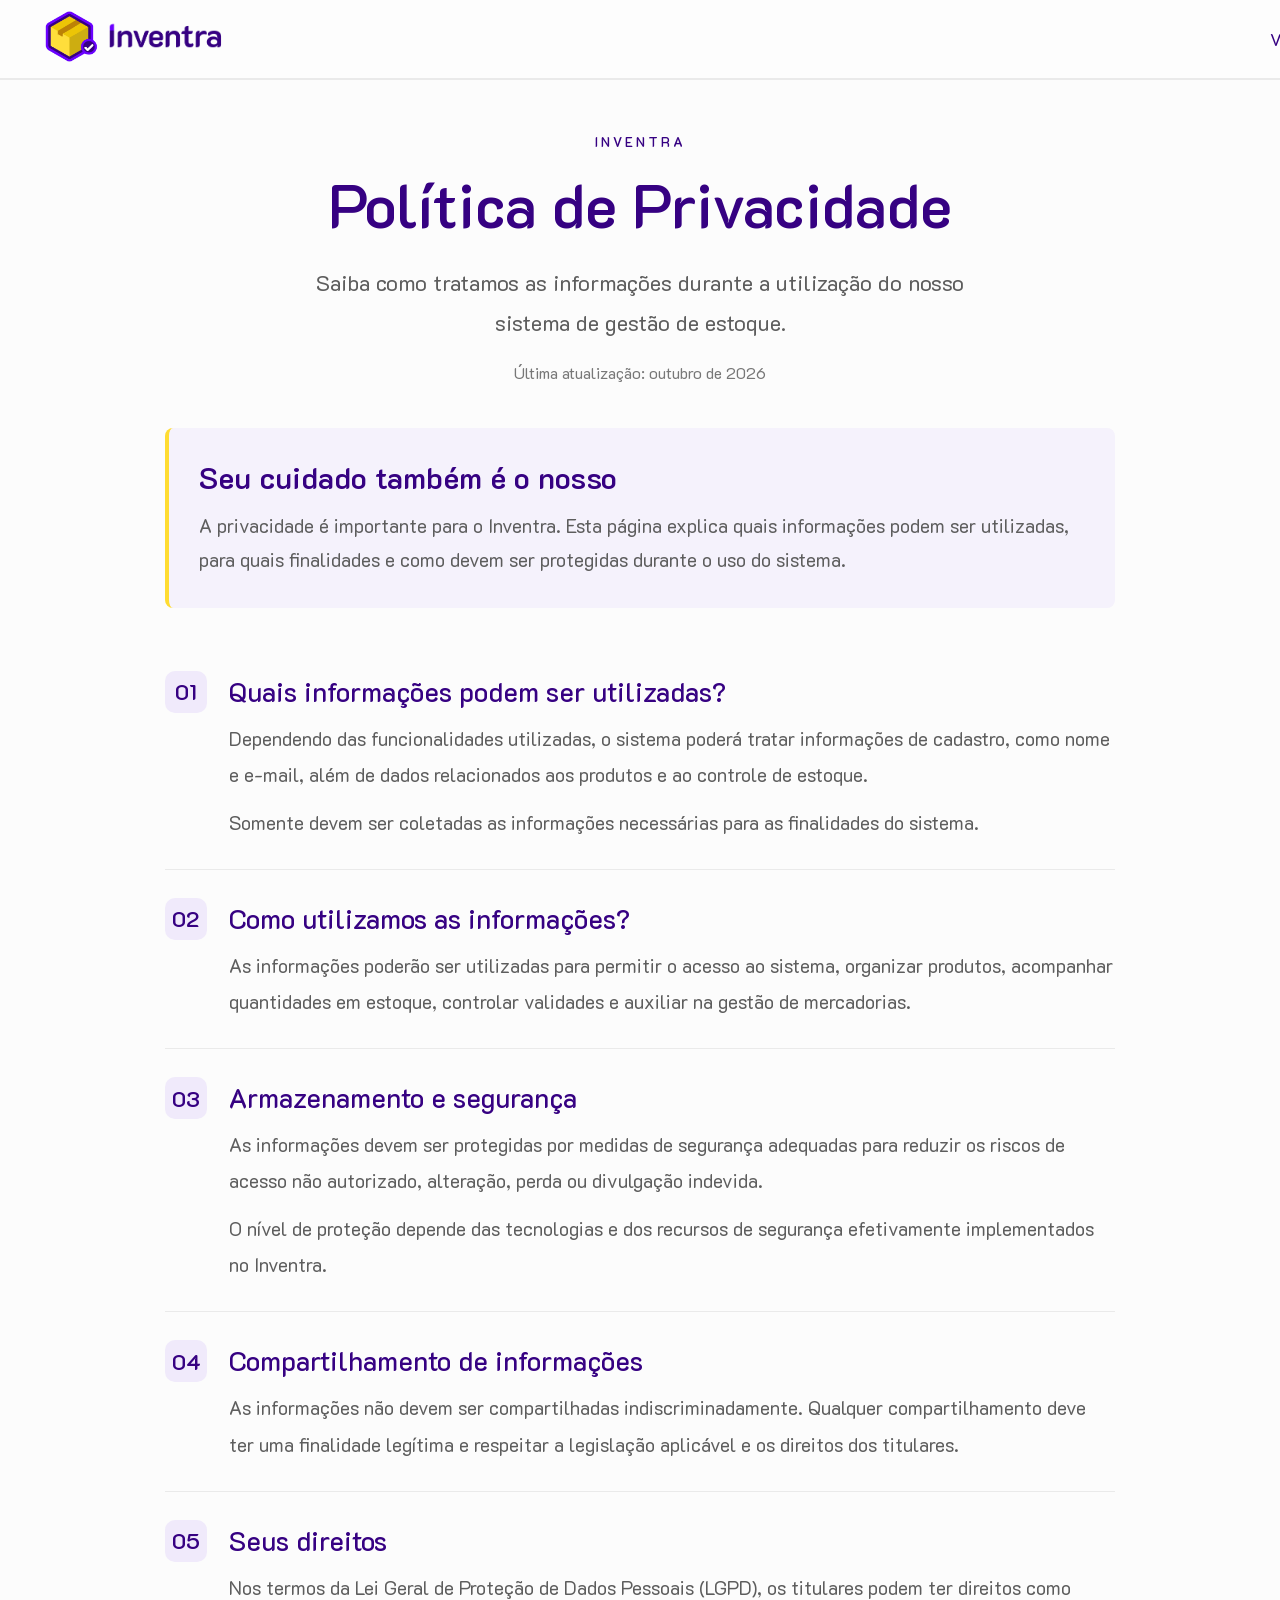
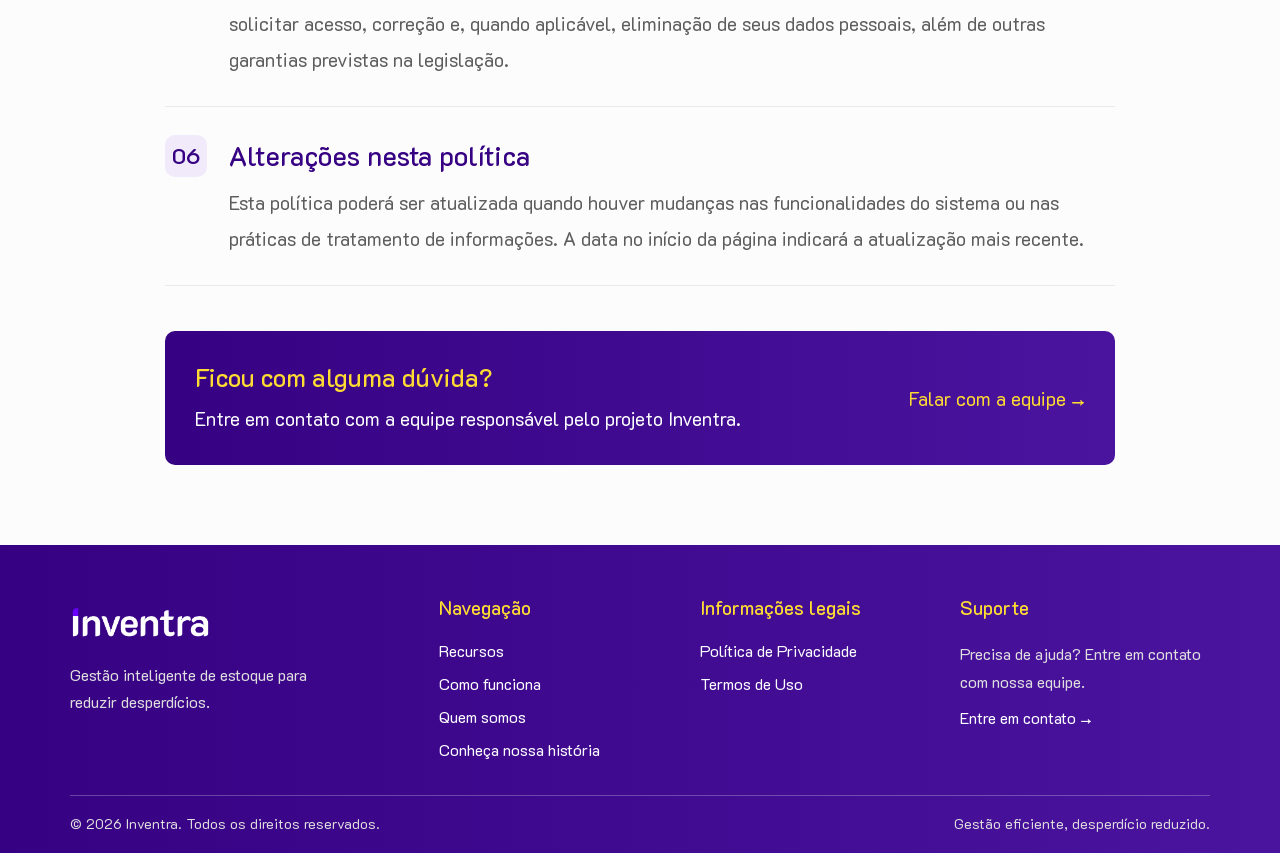
<file: privacidade.html>
<!DOCTYPE html>
<html lang="pt-br">
<head>
    <meta charset="UTF-8">
    <meta name="viewport" content="width=device-width, initial-scale=1.0">
    <title>Inventra</title>
    <link rel="icon" type="Image/png" href="imagotipo.png">
    <link rel="stylesheet" href="style2.css">
    <style>
        @import url('https://fonts.googleapis.com/css2?family=K2D:ital,wght@0,100;0,200;0,300;0,400;0,500;0,600;0,700;0,800;1,100;1,200;1,300;1,400;1,500;1,600;1,700;1,800&display=swap');
    </style>
</head>
<body>
    <header>
        <div class="imagotipo">
            <img src="imagotipo.png" alt="Imagotipo Caixa Inventra">
        </div>
        <div class="logotipo">
            <img src="logotipo.png" alt="Logotipo Nome Inventra">
        </div>
        <a class="voltarPagina" href="landing_1.html">Voltar para a página inicial</a>
    </header>
    <main class="paginaPrivacidade">
        <section class="privacidadeTitulo">
            <span class="privacidadeEtiqueta">INVENTRA</span>
            <h1>Política de Privacidade</h1>
            <p class="privacidadeTituloTexto">Saiba como tratamos as informações durante a utilização do nosso sistema de gestão de estoque.</p>
            <span class="dataAtualizacao">Última atualização: outubro de 2026</span>
        </section>
        <section class="privacidadeConteudo">
            <div class="privacidadeDestaque">
                <h2>Seu cuidado também é o nosso</h2>
                <p>A privacidade é importante para o Inventra. Esta página explica quais informações podem ser utilizadas, para quais finalidades e como devem ser protegidas durante o uso do sistema.</p>
            </div>
            <article class="privacidadeSecao">
                <span class="numeroSecao">01</span>
                <div>
                    <h2>Quais informações podem ser utilizadas?</h2>
                    <p>Dependendo das funcionalidades utilizadas, o sistema poderá tratar informações de cadastro, como nome e e-mail, além de dados relacionados aos produtos e ao controle de estoque.</p>
                    <p>Somente devem ser coletadas as informações necessárias para as finalidades do sistema.</p>
                </div>
            </article>
            <article class="privacidadeSecao">
                <span class="numeroSecao">02</span>
                <div>
                    <h2>Como utilizamos as informações?</h2>
                    <p>As informações poderão ser utilizadas para permitir o acesso ao sistema, organizar produtos, acompanhar quantidades em estoque, controlar validades e auxiliar na gestão de mercadorias.</p>
                </div>
            </article>
            <article class="privacidadeSecao">
                <span class="numeroSecao">03</span>
                <div>
                    <h2>Armazenamento e segurança</h2>
                    <p>As informações devem ser protegidas por medidas de segurança adequadas para reduzir os riscos de acesso não autorizado, alteração, perda ou divulgação indevida.</p>
                    <p>O nível de proteção depende das tecnologias e dos recursos de segurança efetivamente implementados no Inventra.</p>
                </div>
            </article>
            <article class="privacidadeSecao">
                <span class="numeroSecao">04</span>
                <div>
                    <h2>Compartilhamento de informações</h2>
                    <p>As informações não devem ser compartilhadas indiscriminadamente. Qualquer compartilhamento deve ter uma finalidade legítima e respeitar a legislação aplicável e os direitos dos titulares.</p>
                </div>
            </article>
            <article class="privacidadeSecao">
                <span class="numeroSecao">05</span>
                <div>
                    <h2>Seus direitos</h2>
                    <p>Nos termos da Lei Geral de Proteção de Dados Pessoais (LGPD), os titulares podem ter direitos como solicitar acesso, correção e, quando aplicável, eliminação de seus dados pessoais, além de outras garantias previstas na legislação.</p>
                </div>
            </article>
            <article class="privacidadeSecao">
                <span class="numeroSecao">06</span>
                <div>
                    <h2>Alterações nesta política</h2>
                    <p>Esta política poderá ser atualizada quando houver mudanças nas funcionalidades do sistema ou nas práticas de tratamento de informações. A data no início da página indicará a atualização mais recente.</p>
                </div>
            </article>
            <div class="privacidadeContato">
                <div>
                    <h2>Ficou com alguma dúvida?</h2>
                    <p>Entre em contato com a equipe responsável pelo projeto Inventra.</p>
                </div>
                <a href="landing_1.html#suporte">Falar com a equipe →</a>
            </div>
        </section>
    </main>
    <footer class="rodape">
        <div class="rodapeConteudo">
            <div class="rodapeLogo">
                <img src="logotipoV2.png" alt="Logo Inventra">
                <p>Gestão inteligente de estoque para reduzir desperdícios.</p>
            </div>
            <div class="rodapeColuna">
                <h3>Navegação</h3>
                <a href="#recursos">Recursos</a>
                <a href="#como-funciona">Como funciona</a>
                <a href="#quem-somos">Quem somos</a>
                <a href="#nossa-historia">Conheça nossa história</a>
            </div>
            <div class="rodapeColuna">
                <h3>Informações legais</h3>
                <a href="privacidade.html">Política de Privacidade</a>
                <a href="termos.html">Termos de Uso</a>
            </div>
            <div class="rodapeColuna">
                <h3>Suporte</h3>
                <p>Precisa de ajuda? Entre em contato com nossa equipe.</p>
                <a href="#suporte">Entre em contato →</a>
            </div>
        </div>
        <div class="rodapeInferior">
            <p>© 2026 Inventra. Todos os direitos reservados.</p>
            <p>Gestão eficiente, desperdício reduzido.</p>
        </div>
    </footer>
</body>
</html>
</file>
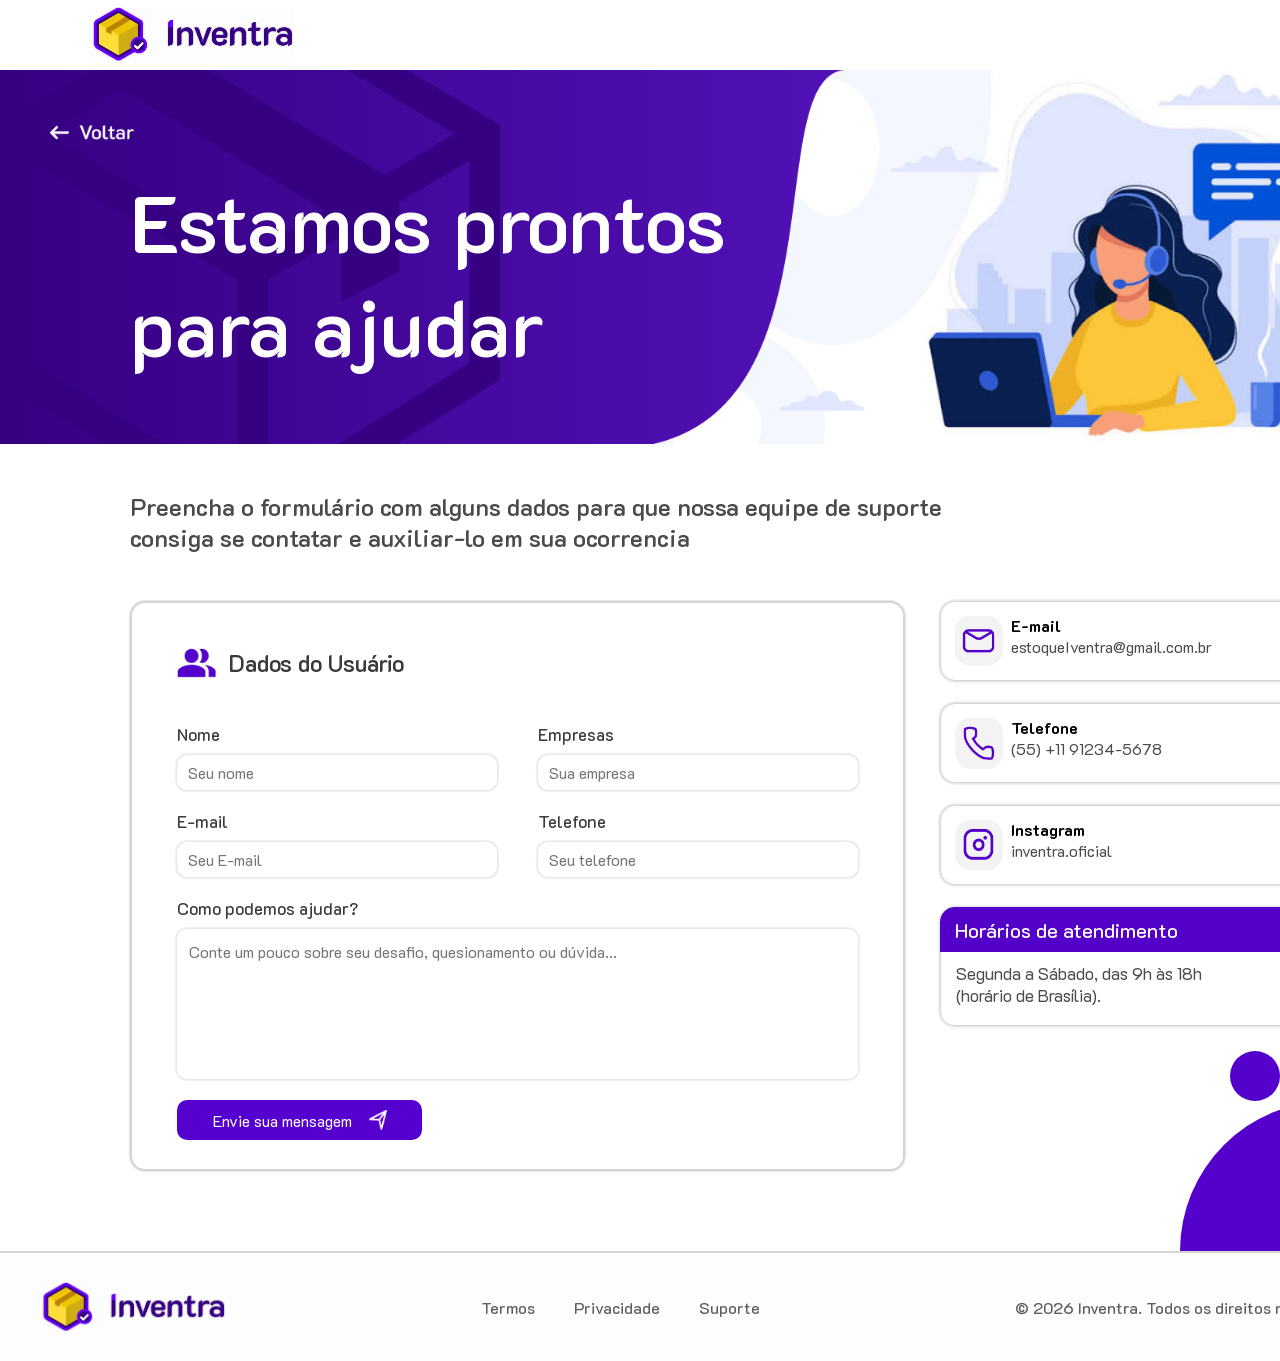
<file: testes.html>
<!DOCTYPE html>
<html lang="en">
<head>
    <meta charset="UTF-8">
    <meta name="viewport" content="width=device-width, initial-scale=1.0">
    <title>Document</title>

    <link rel="stylesheet" href="style_Gab.css">

    <link rel="preconnect" href="https://fonts.googleapis.com">
    <link rel="preconnect" href="https://fonts.gstatic.com" crossorigin>
    <link href="https://fonts.googleapis.com/css2?family=K2D:ital,wght@0,100;0,200;0,300;0,400;0,500;0,600;0,700;0,800;1,100;1,200;1,300;1,400;1,500;1,600;1,700;1,800&display=swap" rel="stylesheet">

</head>
<body>
    <div id ="barra_principal">
       <img style="padding: 7px 0px 7px 90px;" src="utils/Captura de tela 2026-08-27 123855.png" height="55" > 
    </div>
    <div id = "corpo">
        <div id ="banner_principal">
            <div  id = "banner_ajuda">
                <div id = "voltar" style="width: 500px; height: 50px">
                    <p><a href="lading.html">
                        <img src="utils/Voltar - Suporte.png" width="85">
                    </a></p>
                </div>
                <div id="frase">
                    <p style="font-size: 80px; margin: 0;">Estamos prontos<br> para ajudar</p>
                </div>
            </div>
            <div id = "baneer_img" class="padrao" >
                <img src="utils/Group 65715 (2).png" height="375" width="741">
            </div>
        </div>
        <div style="display: flex;">
            <div id="faixa_amarelo"></div>
            <div id="pt_baixo">
                <div id = "texto">
                    <p>Preencha o formulário com alguns dados para que nossa equipe de suporte<br> consiga se contatar e auxiliar-lo em sua ocorrencia</p>
                </div>
                <div id ="relatorio">
                    <form>
                        <div id="formulario">
                            <div id="form_cabecalho">
                                <img src="utils/pessoas_icon.png" width="40px">
                                <p>Dados do Usuário</p>
                            </div>
                            <div id="form_resp">
                                <label class ="label_padrao_e" for="nome">Nome&nbsp;&nbsp;</label>
                                <label class="label_padrao_d" for="empresas">Empresas</label><br>
                                <input type="text" name="nome" class="form_padrao_d" placeholder="Seu nome" required>
                                <input type="text" name="empresas" class="form_padrao_e" placeholder="Sua empresa" required>

                                <label class="label_padrao_e" for="email">E-mail</label>
                                <label class="label_padrao_d" for="telefone">Telefone</label><br>
                                <input type="email" name="email" class="form_padrao_d" placeholder="Seu E-mail" required>
                                <input type="tel" name="telefone" class="form_padrao_e" placeholder="Seu telefone" required>

                                <label class="label_padrao_e" for="motivo">Como podemos ajudar?</label><br>
                                <textarea name="motivo" placeholder="Conte um pouco sobre seu desafio, quesionamento ou dúvida..." required></textarea>
                            </div>
                            <button id="botao_enviar"type="submit">
                                Envie sua mensagem <img src="utils/setinha_enviar_icon(2).png" width="18">
                            </button>
                        </div> 
                    </form>
                    <div id="avisos">
                        <div id="email" class="infos">
                            <img src="utils/email_icon.png" width="50px">
                            <p><b>E-mail</b><br><spam id="acinzentar">estoqueIventra@gmail.com.br</spam></p>
                        </div>
                        <div id="telefone" class="infos">
                            <img src="utils/telefone_icon.png" width="50px">
                            <p><b>Telefone</b><br><spam id="acinzentar">(55) +11 91234-5678</spam></p>
                        </div>
                        <div id="instagram" class="infos">
                            <img src="utils/instagram_icon.png" width="50px">
                            <p><b>Instagram</b><br><spam id="acinzentar">inventra.oficial</spam></p>
                        </div>
                        <div id="horario_atend">
                            <div id="hr_cabecalho">
                                <p>Horários de atendimento</p>
                            </div>
                            <div id="hr_descricao">
                                <p>Segunda a Sábado, das 9h às 18h<br>(horário de Brasília). </p>
                            </div>
                        </div>
                    </div>
                    <div id="meio_circulo"></div>
                    <div id="pp_circulo"></div>
                    <div id="m_circulo"></div>
                </div>
                <div id="fotter">
                    <img src="utils/Captura de tela 2026-08-27 123855.png" height="50">
                    <p id="Term" class="foot_padrao">Termos</p>
                    <p id="Pri" class="foot_padrao">Privacidade</p>
                    <p id="Supo" class="foot_padrao">Suporte</p>
                    <p class="foot_padrao">© 2026 Inventra. Todos os direitos reservados.</p>
                </div>
            </div>
        </div>
    </div>    
</body>
</html>
</file>
<file: style_pagamento.css>
body {
    font-family: "K2D", sans-serif;
    background-color: white;
    margin: 0%;
    padding: 0%;
    overflow-x: hidden;
    width: 1920px;
}
#corpo{
    position: relative;
    padding-top: 80px;
}
#barra_principal{
    position: fixed;
    width: 100%;
    height: 80px;
    background-color: #FDFDFD;
    z-index: 1000;
}
#logo_topo{
    display: flex;
    align-items: center;
    height: 80px;
    margin-left: 118px;
}
#logo_topo img{
    width: 245px;
    margin-right: 22px;
    margin-top: -6px;
}

#faixa_lateral{
    position: absolute;
    top: 533px;
    bottom: 0;
    left: 0;
    width: 83px;
    z-index: 5;
    background-image: linear-gradient(to bottom, #742DD0, #3A0078);
}

#banner_principal{
    position: relative;
    display: flex;
    width: 100%;
    height: 453px;
    background-image: linear-gradient(to left, #360082, #742DD0);
    overflow: hidden;
}
#banner_principal::after{
    content: "";
    position: absolute;
    top: -100px;
    left: 1318px;
    width: 750px;
    height: 735px;
    background-image: linear-gradient(to left, #360082, transparent), url("utils/Logo\,\ versão\ escira\ \(2\).png");
    background-size: contain;
    background-repeat: no-repeat;
    filter: brightness(0.6);
    opacity: 0.37;
    z-index: 0;
}
#banner_ajuda{
    width: 1028px;
    height: 453px;
    background-image: url("utils/Group 65717.svg");
    background-size: auto 100%;
    background-position: left;
    background-repeat: no-repeat;
}
#voltar{
    position: absolute;
    top: 14px;
    left: 41px;
    z-index: 2;
    display: flex;
    align-items: center;
    gap: 13px;
    text-decoration: none;
}
#voltar span{
    font-size: 22px;
    font-weight: 500;
    color: #360082;
}
#frase{
    position: absolute;
    left: 991px;
    top: 137px;
    width: 880px;
    margin: 0;
    color: #ffffff;
    font-size: 80px;
    font-weight: 500;
    line-height: 104px;
    z-index: 1;
}


#pt_baixo{
    position: relative;
    width: 1920px;
    height: 1354px;
    background-color: #ffffff;
    padding-left: 275px;
    box-sizing: border-box;
    overflow: hidden;
}
#texto{
    width: 1378px;
    height: 26px;
    padding-top: 62px;
    margin-bottom: 50px;
    text-align: center;
}
#texto p{
    margin: 0;
    font-size: 23px;
    font-weight: 550;
    line-height: 26px;
    color: #1F1F1F;
}

#avisos{
    display: flex;
    gap: 47px;
    width: 1378px;
}
.infos{
    box-sizing: border-box;
    width: 428px;
    height: 251px;
    padding: 28px 34px 0px 30px;
    background-color: #ffffff;
    border-radius: 19px;
    border: 1px solid #D5D5D5;
    box-shadow: 0px 0px 1.5px 1.5px rgb(0, 0, 0,0.10);
    transition: transform 0.3s ease; 
}
.infos:hover{
    transform: scale(1.1);
}
.infos:nth-child(2),
.infos:nth-child(3){
    margin-top: 2px;
}
.infos h2{
    margin: 0;
    font-size: 30px;
    font-weight: 550;
    line-height: 34px;
    color: #3A3A3A;
}
.infos h3{
    margin: 3px 0px 0px 0px;
    font-size: 15px;
    font-weight: 400;
    line-height: 20px;
    color: #7A7A7A;
}
.infos hr{
    margin: 16px 0px 0px 0px;
    border: none;
    border-top: 1px solid #D5D5D5;
}
.infos ul{
    list-style: none;
    margin: 11px 0px 0px 0px;
    padding: 0;
}
.infos li{
    position: relative;
    padding-left: 20px;
    font-size: 15.5px;
    font-weight: 400;
    line-height: 27px;
    color: #1F1F1F;
}
.infos li::before{
    content: "";
    position: absolute;
    left: 0;
    top: 7px;
    width: 14px;
    height: 14px;
    background-image: url("utils/certinho.svg") ;
    background-size: cover;
    background-repeat: no-repeat;
}
#relatorio{
    display: flex;
    align-items: flex-start;
    gap: 53px;
    margin-top: 65px;
}
#formulario{
    box-sizing: border-box;
    width: 835px;
    height: 826px;
    padding: 54px 36px 0px 48px;
    background-color: #ffffff;
    border-radius: 19px;
    border: 1px solid #D5D5D5;
    box-shadow: 0px 0px 1.5px 1.5px rgb(0, 0, 0,0.10);
}
#form_cabecalho{
    display: flex;
    align-items: center;
    width: 751px;
    height: 48px;
    margin-bottom: 49px;
}
#form_cabecalho p{
    margin: 0px 0px 0px 17px;
    font-size: 30px;
    font-weight: 500;
    color: #3A3A3A;
}
#img_cartoes{
    width: 246px;
    height: 42px;
    margin-left: auto;
    position: relative;
    top: 5px;
}
#form_resp{
    width: 751px;
    margin: 0;
}
.grupo{
    margin-bottom: 29px;
}
#grupo_validade{
    display: flex;
    gap: 17px;
    margin-bottom: 39px;
}
#grupo_cpf{
    margin-bottom: 44px;
}
.label_padrao_e{
    display: block;
    font-size: 21px;
    font-weight: 500;
    line-height: 26px;
    margin-bottom: 10px;
    color: #3A3A3A;
}
.label_padrao_d{
    display: block;
    font-size: 21px;
    font-weight: 500;
    line-height: 26px;
    margin-bottom: 10px;
    color: #3A3A3A;
}
.form_padrao_e{
    box-sizing: border-box;
    margin: 0;
    width: 751px;
    height: 47px;
    background-color: #FFFFFF;
    border-radius: 12px;
    border: 1px solid #ffffff;
    box-shadow: 0px 0px 1.5px 1.5px rgb(0, 0, 0,0.10);  
    padding-left: 11px;
    padding-right: 11px;
    font-size: 18px;
    font-family: inherit;
    color: #3A3A3A;
}
.form_meio_e{
    box-sizing: border-box;
    margin: 0;
    width: 366px;
    height: 47px;
    background-color: #FFFFFF;
    border-radius: 12px;
    border: 1px solid #ffffff;
    box-shadow: 0px 0px 1.5px 1.5px rgb(0, 0, 0,0.10);
    padding-left: 11px;
    padding-right: 11px;
    font-size: 18px;
    font-family: inherit;
    color: #3A3A3A;
}
.form_meio_d{
    box-sizing: border-box;
    margin: 0;
    width: 368px;
    height: 47px;
    background-color: #FFFFFF;
    border-radius: 12px;
    border: 1px solid #ffffff;
    box-shadow: 0px 0px 1.5px 1.5px rgb(0, 0, 0,0.10);
    padding-left: 11px;
    padding-right: 11px;
    font-size: 18px;
    font-family: inherit;
    color: #3A3A3A;
}


.form_padrao_e:focus,
.form_meio_e:focus,
.form_meio_d:focus{
    background-color: #ffffff;
    border: 2px solid #5301C9;
    outline: none;
}
#botao_enviar{
    display: flex;
    align-items: center;
    justify-content: center;
    gap: 17px;
    width: 749px;
    height: 52px;
    margin-left: -7px;
    border-radius: 10px;
    border: none;
    color: #ffffff;
    font-family: inherit;
    font-size: 19px;
    font-weight: 500;
    cursor: pointer;
    background-color: #5500CF;
    transition: background-color 0.3s ease;
}
#botao_enviar:hover{
    background-color: #2A0065;
}
#botao_enviar:active    {
    background-color: #360082;
}
#aviso_seguro{
    box-sizing: border-box;
    display: flex;
    align-items: center;
    justify-content: center;
    gap: 12px;
    width: 656px;
    height: 40px;
    margin: 21px 0px 0px 38px;
    border: 1px solid #5301C9;
    border-radius: 10px;
    background-color: #ffffff;
}
#aviso_seguro span{
    font-size: 17.5px;
    font-weight: 400;
    color: #3B0A9E;
}
#nota_teste{
    margin: 40px 0px 0px 0px;
    padding-left: 24px;
    width: 751px;
    box-sizing: border-box;
    text-align: center;
    font-size: 15px;
    line-height: 18px;
    font-weight: 400;
    color: #6A6A6A;
}
#valor_final{
    box-sizing: border-box;
    width: 505px;
    height: 382px;
    padding: 42px 41px 0px 37px;
    background-color: #ffffff;
    border-radius: 19px;
    border: 1px solid #D5D5D5;
    box-shadow: 0px 0px 1.5px 1.5px rgb(0, 0, 0,0.10);
    margin-top: -2px;
}
#valor_final h2{
    margin: 0;
    font-size: 30px;
    font-weight: 500;
    line-height: 36px;
    color: #3A3A3A;
}
.vf_linha{
    display: flex;
    align-items: center;
    justify-content: space-between;
}
#vf_teste{
    height: 40px;
    margin-top: 24px;
}
#vf_hoje{
    height: 44px;
    margin-top: 12px;
}
#vf_depois{
    height: 40px;
    margin-top: 5px;
}
.vf_cinza{
    font-size: 22px;
    font-weight: 400;
    color: #6A6A6A;
}
.vf_escuro{
    font-size: 22px;
    font-weight: 400;
    color: #3A3A3A;
}
#vf_preco_hoje{
    font-size: 32px;
    font-weight: 700;
    color: #3A3A3A;
}
#vf_preco_depois{
    font-size: 22px;
    font-weight: 400;
    color: #6A6A6A;
    text-decoration: line-through;
    padding: 0px 12px;
    margin-right: -14px;
}
#valor_final hr{
    margin: 11px 0px 0px 0px;
    border: none;
    border-top: 1px solid #D5D5D5;
}
#valor_final hr:last-of-type{
    margin-top: 13px;
}
#valor_final ul{
    list-style: none;
    margin: 17px 0px 0px 0px;
    padding: 0;
}
#valor_final li{
    position: relative;
    padding-left: 26px;
    font-size: 14.5px;
    font-weight: 400;
    line-height: 25px;
    color: #6A6A6A;
}
#valor_final li::before{
    content: "";
    position: absolute;
    left: -1px;
    top: 4px;
    width: 16px;
    height: 17px;
    background-image: url("utils/escudo_icon.svg");
    background-repeat: no-repeat;
}
#fotter{
    display: flex;
    align-items: center;
    box-sizing: border-box;
    width: 1837px;
    height: 163px;
    background-color: #FDFDFD;
    border-top: 2px solid #D5D5D5;
    margin-left: 83px;
    padding: 0px 107px 0px 29px;
}
#logo_rodape{
    display: flex;
    align-items: center;
    width: 255px;
}
#logo_rodape img{
    width: 250px;
    margin-right: 22px;
}
.foot_padrao{
    color: #5D5D5D;
    font-size: 22px;
    font-weight: 500;
    text-decoration: none;
}
#Term{
    margin: 0px 56px 0px 258px;
}
#Priv{
    margin: 0px 56px 0px 0px;
}
#Supo{
    margin: 0px;
}
#copyright{
    margin: 0px 0px 0px auto;
    font-size: 21px;
    font-weight: 400;
    color: #4A4A4A;
}

#meio_circulo{
    position: absolute;
    left: 1525px;
    top: 1090px;
    width: 554px;
    height: 277px;
    background-color: #ECC506;
    border-radius: 277px 277px 0px 0px;
    z-index: 1;
}
#m_circulo{
    position: absolute;
    left: 1276px;
    top: 1227px;
    width: 208px;
    height: 208px;
    border-radius: 50%;
    background-color: #ECC506;
}
#pp_circulo{
    position: absolute;
    left: 1450px;
    top: 1156px;
    width: 104px;
    height: 104px;
    border-radius: 50%;
    background-color: #ECC506;
}
</file>
<file: style_suporte.css>
body {
    font-family: "K2D", sans-serif;
    background-color: white;
    margin: 0%;
    padding: 0%;
    overflow-x: hidden; 
}
#corpo{
    padding-top: 69px;
}
#banner_principal{
    display: flex;
    width: 100%;
    height: 375px;
    background-image: linear-gradient(to right, #360082, #5F1AD2);
}
.resp{
    width: 200px;
    height: 50px;                            
    background-color: #ffffff
}
.padrao{
    width: 50%; height: 375px;
    }
#banner_ajuda{
    width: 51%; 
    height: 375px;
    background-image: url("utils/Logo\,\ versão\ escira\ \(1\).png");
    background-size: 500px, cover;
    background-position: left;
    background-repeat: no-repeat; 
    
}        
#pt_baixo{
    width: 1345px; 
    height: 917px;
    background-color:#ffffff;
    padding-top: 23px;
    padding-left: 130px;
    box-sizing: border-box;
    
    }
#faixa_amarelo{
    width: 70px;
    height: 917px;
    background-color: #ECC506;
}
#frase{
    width: 700px; 
    height: 200px;
     margin: 0;
     padding: 50px 0px 30px 130px;
     color: #ffffff;
     font-weight:600;
    }
#voltar p{
    padding: 50px;
    margin: 0;
}
#voltar a{
    margin: 0px;
    }
#texto{
    width: 900px;
    height: 100px;
    background-color: #ffffff;
}
#texto p{
    font-weight: 600;
    font-size: 24px;
    color: #4A4A4A;
}

#barra_principal{
    position: fixed;
    width: 100%;
    height: 70px;
    background-color: #ffffff;
    z-index: 1000;
}
#relatorio{
    display: flex;
    width: 1215px;
    height: 580px;
    margin-top: 10px;
    margin-bottom: 70px;
    background-color: #ffffff;
}
#formulario{
    box-sizing: border-box;
    width: 775px;
    height: 570px;
    padding: 35px 0px 0px 45px;
    background-color: #ffffff;
    border-radius: 15px;
    border:2px solid #D5D5D5 ;
    box-shadow: 0px 0px 1px 1px rgb(0, 0, 0,0.10);
}
#form_resp{
    width: 693px;
    height: 357px;
    background-color: #ffffff;
    margin-bottom: 20px;
}
#form_cabecalho{
    display: flex;
    width: 600px;
    height: 40px;
    background-color: #ffffff;
    margin-bottom: 45px;
}
#form_cabecalho p{
    margin: 10px 0px 0px 0px;
    font-size: 23px;
    margin-left: 12px;
    font-weight: 550;
    color: #3A3A3A;
}
.label_padrao_e{
    font-size: 17px;
    font-weight: 500; 
    margin-right: 306px; 
    color: #3A3A3A;  
}
.label_padrao_d{
    font-size: 17px;
    font-weight: 500; 
    color: #3A3A3A;
}
.form_padrao_d{
    box-sizing: border-box;
    margin: 10px 37px 20px 0px;
    width: 320px;
    height: 35px;
    border-radius: 10px;
    border:1px solid #ffffff;
    box-shadow: 0px 0px 1.5px 1.5px rgb(0, 0, 0,0.10);
    padding-left: 10px;
    padding-right: 10px;
    font-size: 16px;
    font-family: inherit;
}
.form_padrao_d:focus{
    background-color: #ffffff;
    border: 2px solid #5301C9;   
    outline: none;
}
.form_padrao_e{
    box-sizing: border-box;
    margin: 10px 0px 20px;
    width: 320px;
    height: 35px;
    background-color: #ffffff;
    border-radius: 10px;
    border:1px solid #ffffff;
    box-shadow: 0px 0px 1.5px 1.5px rgb(0, 0, 0,0.10);
    padding-left: 10px;
    padding-right: 10px;
    font-size: 16px;
    font-family: inherit;
}
.form_padrao_e:focus{
    background-color: #ffffff;
    border: 2px solid #5301C9;   
    outline: none;
}
textarea{
    box-sizing: border-box;
    resize: none;
    width: 681px;
    height: 150px;
    padding: 10px;
    border-radius: 10px;
    border: 2px solid #ffffff;
    box-shadow: 0px 0px 1.5px 1.5px rgb(0, 0, 0,0.10);
    font-family: inherit;
    font-size: 16px;
    margin-top: 10px    
}
textarea:focus{
    background-color: #ffffff;
    border: 2px solid #5301C9;   
    outline: none;
}
#botao_enviar{
    display: flex;
    align-items: center; 
    justify-content: center; 
    gap: 17px; 
    width: 245px;
    height: 40px;
    border-radius: 10px;
    border: none;
    color: #ffffff;
    font-family: inherit;
    font-size: 16px;
    cursor: pointer;
    background-color: #5500CF;
    transition: background-color 0.3s ease;
}
#botao_enviar:hover{
    background-color: #2A0065;
}
#avisos{
    margin-left: 35px;
    width: 405px;
    height: 425px;
}
.infos{
    box-sizing: border-box;
    width: 405px;
    height: 80px;
    padding: 13px;
    background-color: #ffffff;
    border-radius: 15px;
    border: 1px solid #D5D5D5;
    box-shadow: 0px 0px 1.5px 1.5px rgb(0, 0, 0,0.10);
    margin-bottom: 22px;
    display: flex;
}
.infos p{
    margin-top: 0px;
    margin-left: 7px;
}
#horario_atend{
    box-sizing: border-box;
    width: 405px;
    height: 119px;
    border-radius: 15px;
    box-shadow: 0px 0px 1.5px 1.5px rgb(0, 0, 0,0.10);
}
#hr_cabecalho{
    box-sizing: border-box;
    width: 405;
    height: 45px;
    background-color: #5301C9;
    border-radius: 15px 15px 0px 0px;
    padding: 10px 0px 0px 15px;    
}
#hr_cabecalho p{
    color: #ffffff;
    font-size: 20px;
    font-weight: 500;
    margin: 0px;
}
#hr_descricao{
    box-sizing: border-box;
    width: 405;
    height: 74px;
    padding: 10px 0px 0px 15px;
    background-color: #ffffff;
    border-radius: 0px 0px 15px 15px;
    border-width: 0px 1px 1px 1px;
    border-style: solid;
    border-color: #D5D5D5;

}
#hr_descricao p{
    margin: 0;
    color: #4A4A4A;
    font-size: 17px;
    font-weight: 450px;
}
#acinzentar{
    color: #4A4A4A;
}
#fotter{
    display: flex;
    align-items: center; 
    box-sizing: border-box;
    width: 1442px;
    height: 110px;
    background-color: #FDFDFD;
    border-top: 2px solid #D5D5D5;
    margin-left: -130px;
    padding: 30px 40px 30px;
}
#Term{
    margin: 0px 39px 0px 255px;
}
#Supo{
    margin: 0px 255px 0px 39px;
}
.foot_padrao{
    color: #5D5D5D;
    font-weight: 500;
}
#meio_circulo{
    width: 300px;
    height: 150px;
    background-color: #5501CC;
    border-radius: 200px 200px 0px 0px;
    position: absolute;
    margin: 500px 0px 0px 1050px;
    z-index: 1;
}
#pp_circulo{
    position: absolute;
    width: 50px;    
    height: 50px;
    border-radius: 50%;
    background-color: #5501CC;
    margin: 450px 0px 0px 1100px;
}
#m_circulo{
    position: absolute;
    width: 100px;
    height: 100px;
    border-radius: 50%;
    background-color: #5501CC;
    margin: 400px 0px 0px 1220px;
}
</file>
<file: style1.css>
body {
    margin: 0;
    padding-top: 80px;
    background-color: #F5F5F5;
    overflow-x: hidden;
}

header {
    position: fixed;
    top: 0;
    left: 0;
    z-index: 1000;
    display: flex;
    justify-content: space-between;
    align-items: center;
    width: 100%;
    height: 80px;
    box-sizing: border-box;
    padding: 0 40px;
    background-color: #FDFDFD;
    border-bottom: 2px solid #eaeaea;
}

.imagotipo img {
    width: 60px;
    height: auto;
}

.logotipo img {
    width: 120px;
    height: auto;
    margin-left: -120px;
}

.menu {
    display: flex;
    align-items: center;
    gap: 30px;
    margin-left: 400px;
}

.menu a {
    font-family: "K2D", sans-serif;
    font-size: 16px;
    font-weight: 500;
    color: #5D5D5D;
    text-decoration: none;
    white-space: nowrap;
}

.botHeader {
    width: 160px;
    height: 35px;
    padding-bottom: 3px;
    background: linear-gradient(to right, #6732FF, #3E1E99);
    border: none;
    border-radius: 8px;
    font-family: "K2D", sans-serif;
    font-size: 16px;
    color: white;
}

.foto1 img {
    position: absolute;
    width: 950px;
    height: auto;
    margin-top: -74px;
    margin-left: 650px;
}

.bloco1 {
    position: relative;
    width: 100%;
    height: 650px;
    background: linear-gradient(to right, #21014F 45%, transparent 70%);
}

.imagemBLoco1 img {
    position: absolute;
    right: 0;
    z-index: -1;
    width: 1300px;
    height: auto;
    margin-top: -276px;
}

.titulo {
    margin-left: 70px;
    font-family: "K2D", sans-serif;
    font-size: 70px;
    color: #360082;
}

.texto1 {
    margin-left: 70px;
    font-family: "K2D", sans-serif;
    font-size: px;
    font-size: 22px;
    font-weight: 400;
    line-height: 1.5;
    color: #5D5D5D;
}

.inventraTexto {
    font-family: "K2D", sans-serif;
    font-size: 70px;
    font-size: 20px;
    font-weight: 400;
    font-weight: bold;
    line-height: 1.5;
    color: #360082;
}

.comeceGratuitamente {
    display: flex;
    align-items: center;
    width: 280px;
    height: 50px;
    margin-top: 60px;
    margin-left: 70px;
    padding-right: 40px;
    padding-bottom: 2px;
    padding-left: 20px;
    background-color: #FFDC32;
    border: none;
    border-radius: 8px;
    font-family: "K2D", sans-serif;
    font-size: 20px;
    font-weight: 500;
    color: #360082;
    white-space: nowrap;
}

.comeceGratuitamente img {
    width: 30px;
    margin-top: 5px;
    margin-left: 7px;
}

.info1 img {
    width: 550px;
    margin-top: 40px;
    margin-left: 60px;
}

.bloco2 {
    position: absolute;
    z-index: 1;
    width: 100%;
    height: 1900px;
    margin-top: 31px;
    background-color: #FFFFFF;
}

.texto2 {
    position: relative;
    z-index: 2;
    margin-top: 100px;
    font-family: "K2D", sans-serif;
    font-size: 45px;
    font-weight: 600;
    color: #360082;
    text-align: center;
}

.texto3 {
    position: relative;
    z-index: 2;
    margin-left: 70px;
    font-family: "K2D", sans-serif;
    font-size: 20px;
    font-size: 22px;
    font-weight: 400;
    line-height: 1.5;
    color: #5D5D5D;
    text-align: center;
}

.retang1 {
    position: relative;
    z-index: 2;
    display: flex;
    justify-self: center;
    align-content: center;
    width: 400px;
    height: 180px;
    margin-top: 65px;
    background-color: #ffffff;
    border: 2px solid #D5D5D5;
    border-radius: 19px;
    box-shadow: 0px 0px 10px 2px rgba(0, 0, 0, 0.1);
}

.retang2 {
    position: relative;
    z-index: 2;
    display: flex;
    justify-self: center;
    align-content: center;
    width: 400px;
    height: 180px;
    margin-top: 40px;
    background-color: #ffffff;
    border: 2px solid #D5D5D5;
    border-radius: 19px;
    box-shadow: 0px 0px 10px 2px rgba(0, 0, 0, 0.1);
}

.retang3 {
    position: relative;
    z-index: 2;
    display: flex;
    justify-self: left;
    align-content: center;
    width: 400px;
    height: 180px;
    margin-top: -407px;
    margin-left: 120px;
    background-color: #ffffff;
    border: 2px solid #D5D5D5;
    border-radius: 19px;
    box-shadow: 0px 0px 10px 2px rgba(0, 0, 0, 0.1);
}

.retang4 {
    position: relative;
    z-index: 2;
    display: flex;
    justify-self: left;
    align-content: center;
    width: 400px;
    height: 180px;
    margin-top: 40px;
    margin-left: 120px;
    background-color: #ffffff;
    border: 2px solid #D5D5D5;
    border-radius: 19px;
    box-shadow: 0px 0px 10px 2px rgba(0, 0, 0, 0.1);
}

.retang5 {
    position: relative;
    z-index: 2;
    display: flex;
    justify-self: left;
    align-content: center;
    width: 400px;
    height: 180px;
    margin-top: -407px;
    margin-left: 1000px;
    background-color: #ffffff;
    border: 2px solid #D5D5D5;
    border-radius: 19px;
    box-shadow: 0px 0px 10px 2px rgba(0, 0, 0, 0.1);
}

.retang6 {
    position: relative;
    z-index: 2;
    display: flex;
    justify-self: left;
    align-content: center;
    width: 400px;
    height: 180px;
    margin-top: 41px;
    margin-left: 1000px;
    background-color: #ffffff;
    border: 2px solid #D5D5D5;
    border-radius: 19px;
    box-shadow: 0px 0px 10px 2px rgba(0, 0, 0, 0.1);
}

.BigNumbers {
    position: relative;
    z-index: 2;
    display: flex;
    justify-content: space-around;
    align-items: center;
    gap: 0px;
    width: 100%;
    margin-top: 100px;
    padding: 40px 0;
    background: linear-gradient(to right, #360182, #5A01D9);
}

.number {
    text-align: center;
}

.number span {
    font-family: "K2D", sans-serif;
    font-size: 60px;
    font-weight: 500;
    color: #FFD012;
}

.number p {
    margin-top: 0px;
    font-family: "K2D", sans-serif;
    font-size: 20px;
    color: #F5F0F0;
}

.imagem4 {
    position: absolute;
    right: 0;
    z-index: 2;
    width: 600px;
    height: auto;
}

.texto4 {
    position: relative;
    z-index: 2;
    margin-top: 50px;
    margin-left: 210px;
    font-family: "K2D", sans-serif;
    font-size: 50px;
    font-weight: 600;
    color: #360082;
}

.texto5 {
    position: relative;
    z-index: 2;
    margin-left: 210px;
    font-family: "K2D", sans-serif;
    font-size: 22px;
    font-weight: 400;
    line-height: 1.5;
    color: #5D5D5D;
}

.texto6 {
    position: relative;
    z-index: 2;
    margin-top: 40px;
    margin-left: 210px;
    font-family: "K2D", sans-serif;
    font-size: 50px;
    font-weight: 600;
    color: #360082;
}

.b1 {
    position: relative;
    z-index: 2;
    display: flex;
    justify-self: center;
    align-content: center;
    width: 430px;
    height: 150px;
    margin-top: px;
    background-color: #ffffff;
    border: 2px solid #D5D5D5;
    border-radius: 19px;
    box-shadow: 0px 0px 10px 2px rgba(0, 0, 0, 0.1);
}

.b2 {
    position: relative;
    z-index: 2;
    display: flex;
    justify-self: left;
    align-content: center;
    width: 430px;
    height: 150px;
    margin-top: -153px;
    margin-left: 70px;
    background-color: #ffffff;
    border: 2px solid #D5D5D5;
    border-radius: 19px;
    box-shadow: 0px 0px 10px 2px rgba(0, 0, 0, 0.1);
}

.b3 {
    position: relative;
    z-index: 2;
    display: flex;
    justify-self: right;
    align-content: center;
    width: 430px;
    height: 150px;
    margin-top: -153px;
    margin-right: 70px;
    background-color: #ffffff;
    border: 2px solid #D5D5D5;
    border-radius: 19px;
    box-shadow: 0px 0px 10px 2px rgba(0, 0, 0, 0.1);
}

.bloco4 {
    position: relative;
    z-index: 1;
    width: 100%;
    height: 582px;
    margin-top: 42px;
    background-color: #ffffff;
}

.imagemGrupo {
    position: absolute;
    left: 0;
    z-index: 2;
    display: block;
    width: 900px;
    height: auto;
    margin-top: -139.7px;
}

.texto7 {
    position: relative;
    z-index: 2;
    margin-left: 800px;
    padding: 80px;
    font-family: "K2D", sans-serif;
    font-size: 50px;
    font-weight: 600;
    color: #360082;
    text-align: center;
}

.texto8 {
    position: relative;
    z-index: 2;
    margin-top: -70px;
    margin-left: 910px;
    font-family: "K2D", sans-serif;
    font-size: 22px;
    font-weight: 400;
    line-height: 1.5;
    color: #5D5D5D;
}

.bloco5 {
    position: relative;
    z-index: 1;
    width: 100%;
    height: 503px;
    margin-top: 42px;
    background-color: #F5F5F5;
}

.imagem5 {
    position: absolute;
    right: 0;
    width: 800px;
    height: auto;
    margin-top: -137px;
}

.texto9 {
    position: relative;
    left: 0;
    z-index: 2;
    padding-left: 80px;
    font-family: "K2D", sans-serif;
    font-size: 50px;
    font-weight: 600;
    color: #360082;
}

.texto10 {
    position: relative;
    z-index: 2;
    margin-left: 70px;
    font-family: "K2D", sans-serif;
    font-size: 22px;
    font-weight: 400;
    line-height: 1.5;
    color: #5D5D5D;
}

.entreEmContato {
    z-index: 1;
    display: flex;
    align-items: center;
    width: 230px;
    height: 50px;
    margin-top: 50px;
    margin-left: 70px;
    padding: 20px 40px;
    background-color: #FFDC32;
    border: none;
    border-radius: 8px;
    font-family: "K2D", sans-serif;
    font-size: 20px;
    font-weight: 500;
    color: #360082;
    white-space: nowrap;
}

.bloco6 {
    position: relative;
    z-index: 1;
    display: flex;
    justify-content: center;
    align-items: center;
    width: 100%;
    height: 303px;
    margin-top: 42px;
    background: linear-gradient(to right, #B77FFF, #FFD716);
}

.texto11 {
    position: relative;
    z-index: 2;
    margin-top: -45px;
    font-family: "K2D", sans-serif;
    font-size: 30px;
    font-weight: 600;
    color: #360082;
    text-align: center;
}

.imagem6 {
    position: absolute;
    z-index: 2;
    width: 250px;
    height: auto;
    margin-top: 170px;
}

.bloco7 {
    position: relative;
    z-index: 1;
    display: flex;
    justify-content: center;
    align-items: center;
    width: 100%;
    height: 410px;
    margin-top: 42px;
}

.card1 {
    width: 1000px;
    height: 330px;
    margin-bottom: 50px;
    background: linear-gradient(to left, #370184, #5A01D9);
    border-radius: 20px;
    box-shadow: 0px 0px 30px 10px rgba(0, 0, 0, 0.1);
}

.cardTit {
    position: relative;
    z-index: 2;
    font-family: "K2D", sans-serif;
    font-size: 40px;
    font-weight: 500;
    color: #ffffff;
    text-align: center;
}

.cardSubt {
    position: relative;
    z-index: 2;
    font-family: "K2D", sans-serif;
    font-size: 20px;
    font-weight: 400;
    line-height: 1.5;
    color: #DFDFDF;
    text-align: center;
}

.Botoes {
    display: flex;
    justify-content: center;
    align-items: center;
    gap: 20px;
}

.cardBot1 {
    align-items: center;
    width: 200px;
    height: 50px;
    background-color: #FFDC32;
    border: none;
    border-radius: 8px;
    font-family: "K2D", sans-serif;
    font-size: 20px;
    font-weight: 500;
    color: #360082;
}

.cardBot2 {
    align-items: center;
    width: 200px;
    height: 50px;
    background-color: #ffffff;
    border: none;
    border-radius: 8px;
    font-family: "K2D", sans-serif;
    font-size: 20px;
    font-weight: 500;
    color: #5F1AD2;
}

.cardSub2 {
    position: relative;
    z-index: 2;
    font-family: "K2D", sans-serif;
    font-size: 18px;
    font-weight: 400;
    line-height: 1.5;
    color: #DFDFDF;
    text-align: center;
}

.rodape {
    width: 100%;
    box-sizing: border-box;
    padding: 50px 70px 20px;
    background: linear-gradient(to right, #360182, #4A149F);
    font-family: "K2D", sans-serif;
    color: #FFFFFF;
}

.rodapeConteudo {
    display: flex;
    justify-content: space-between;
    align-items: flex-start;
    gap: 40px;
    max-width: 1300px;
    margin: 0 auto;
    padding-bottom: 35px;
}

.rodapeLogo {
    max-width: 270px;
}

.rodapeLogo img {
    display: block;
    width: 150px;
    height: auto;
    margin-bottom: 15px;
}

.rodapeLogo p {
    margin: 0;
    font-size: 16px;
    line-height: 1.7;
    color: #DFDFDF;
}

.rodapeColuna {
    display: flex;
    flex-direction: column;
    align-items: flex-start;
    gap: 12px;
    max-width: 250px;
}

.rodapeColuna h3 {
    margin: 0 0 8px;
    font-size: 19px;
    font-weight: 500;
    color: #FFDC32;
}

.rodapeColuna a {
    font-size: 16px;
    color: #FFFFFF;
    text-decoration: none;
    transition: color 0.2s;
}

.rodapeColuna a:hover {
    color: #FFDC32;
}

.rodapeColuna p {
    margin: 0;
    font-size: 16px;
    line-height: 1.7;
    color: #DFDFDF;
}

.rodapeColuna .linkContato {
    margin-top: 5px;
    font-weight: 500;
    color: #FFDC32;
}

.rodapeColuna .linkContato:hover {
    text-decoration: underline;
}

.rodapeInferior {
    display: flex;
    justify-content: space-between;
    align-items: center;
    gap: 15px;
    max-width: 1300px;
    margin: 0 auto;
    padding-top: 18px;
    border-top: 1px solid rgba(255, 255, 255, 0.25);
}

.rodapeInferior p {
    margin: 0;
    font-size: 14px;
    color: #DFDFDF;
}

@media (max-width: 900px) {

.rodape {
    padding: 40px 30px 20px;
}

.rodapeConteudo {
    flex-wrap: wrap;
    gap: 35px;
}

    .rodapeLogo,

.rodapeColuna {
    flex: 1 1 200px;
}

}

@media (max-width: 500px) {

.rodape {
    padding: 35px 22px 20px;
}

.rodapeConteudo {
    flex-direction: column;
    gap: 30px;
}

.rodapeInferior {
    flex-direction: column;
    align-items: flex-start;
    gap: 10px;
}

}
</file>
<file: style_log_criar.css>
body{
    background-image: linear-gradient(rgba(0, 0, 0, 0.5), rgba(0, 0, 0, 0.5)), url("utils/Imagem_fundo.svg");
    min-height: 100vh;
    background-repeat: no-repeat; 
    background-size: cover;
    display: flex;
    align-items: center;
    justify-content: center;
    font-family: "K2D", sans-serif;
}
#login{
    box-sizing: border-box;
    width: 100%; 
    width: 555px; 
    height: 900px;
    background-color: #ffffff;
    border-radius: 20px;
    border: 2px solid #D5D5D5;
    box-shadow: 0px 0px 2px 2px rgba(0, 0, 0, 0.2);
    padding: 20px;
    display: flex;
    flex-direction: column;
    align-items: center;
}
header{
    width: 500px;
    height: 150px;
    background-color: #fff;
    text-align: center;
}
#img_voltar{
    position: absolute;
    margin-left: -213px;
    display: inline-block;
    width: 100px;
    height: 30px;
    background-image: url("utils/Voltar_log_icon_v1.jpg");
    background-size: cover;
    transition: background-image 0.3s ease;
}
#img_voltar:hover{
    background-image: url("utils/Voltar_log_icon_v2.jpg");

}
#title{
    color: #3A3A3A;
    font-weight: 605;
    font-size: 33px;
    margin: 10px 0 0 0 ;
} 
#descricao_head{
    font-weight: 450;
    color: #7A7A7A;
    margin: 5px 0 0 0 ;
    font-size: 19px;
}
#roxo{
    color: #360082;
}
.botoes_entrar_conta{
    gap: 20px;
    display: flex;
    align-items: center; 
    justify-content: center;
    width: 480px;
    height: 45px;
    margin-top: 23px;
    border: none;
    border-radius: 10px;
    background-color: #ffffff;
    box-shadow: 0 0 2px 2px rgba(0, 0, 0, 0.1) ;
    font-family: inherit;
    color: #000000;
    font-weight: 550;
    font-size: 18px;
    cursor: pointer;
    transition:  background-color 0.3s ease,color 0.3s ease;
}
.botoes_entrar_conta:hover{
    background-color: #5901D6;
    color: #fff;
}
.botoes_entrar_conta:active{
    background-color: #360082;
}
.botoes_entrar_conta img{
    width: 25px;
    height: 25px;
}
#separador{
    display: flex;
    align-items: center;
    justify-content: center;
    width: 470px;
    height: 30px;
    margin-top: 25px;
    
}
.linha{
    width: 34.5%;
    height: 2px;
    background-color: #D1D1D1;
}
#separador span{
    margin: 0px 15px 0px 15px;
    font-size: 18px;
    font-weight: 500;
    color: #7A7A7A;
}
#trocar_de_log{
    display: flex;
    align-items: center;
    justify-content: center;
    margin-top: 20px;
    width: 470px;
    height: 50px;
    background-color: #E8E8E8;
    border-radius: 10px;
}
.botao_padrao{
    display: flex;
    align-items: center;
    justify-content: center;
    width: 250px;
    height: 40px;
    margin: 0 5px 0;
    border-radius: 7px;
    font-family: inherit;
    font-weight: 500;
    font-size: 17px;
}
#criar_cont{
    background-color: #360082;
    color: #ffffff;
    border: none;
}
#entra_cont{
    cursor: pointer;
    background-color: #E8E8E8;
    color: #7A7A7A;
    border: none;
    transition: background-color 0.3s ease, color 0.3s ease;
}
#entra_cont:hover{
    background-color: #D1D1D1;
    color: #4A4A4A;
}
#entra_cont a{
    text-decoration: none;
    color: #7A7A7A;
}
form{
    margin-right: auto;
    padding: inherit;
}
form label{
    font-weight: 500;
    font-size: 20px;
    color: #3A3A3A;
}
form input{
    box-sizing: border-box;
    font-family: inherit;
    font-size: 18px;
    font-weight: 500;
    padding: 10px;
    width: 470px;
    height: 45px;
    margin: 10px 0 21px 3px;
    border-radius: 10px;
    border: solid 2px #D6D6D6;
    background-color: #FDFDFD;
}
form input:focus{
    border: 2px solid #5301C9;   
    outline: none;
}
#entrar_site{
    box-sizing: border-box;
    margin-top: 20px;
    width: 470px;
    height: 45px;
    border-radius: 10px;
    background-color: #360082;
    border: none;
    cursor: pointer;
    transition: background-color 0.3s ease;
    color: #ffffff;
    font-family: inherit;
    font-size: 20px;
}
#entrar_site:hover{
    background-color: #5301C9;
}
#entrar_site:active{
    background-color: #360082;
}
#entrar_site p{
    margin: 0; 
}
footer{
    text-align: center;
    color: #8B8B8B;
}
footer p{
    margin: 0;
}
</file>
<file: style_log_entrar.css>
body{
    background-image: linear-gradient(rgba(0, 0, 0, 0.5), rgba(0, 0, 0, 0.5)), url("utils/Imagem_fundo.svg");
    min-height: 100vh;
    background-repeat: no-repeat; 
    background-size: cover;
    display: flex;
    align-items: center;
    justify-content: center;
    font-family: "K2D", sans-serif;
}
#login{
    box-sizing: border-box;
    width: 100%; 
    max-width: 555px; 
    min-height: 810px;
    background-color: #ffffff;
    border-radius: 20px;
    border: 2px solid #D5D5D5;
    box-shadow: 0px 0px 2px 2px rgba(0, 0, 0, 0.2);
    padding: 20px;
    display: flex;
    flex-direction: column;
    align-items: center;

    
}
header{
    width: 500px;
    height: 150px;
    background-color: #fff;
    text-align: center;
}
#img_voltar{
    position: absolute;
    margin-left: -213px;
    display: inline-block;
    width: 100px;
    height: 30px;
    background-image: url("utils/Voltar_log_icon_v1.jpg");
    background-size: cover;
    transition: background-image 0.3s ease;
}
#img_voltar:hover{
    background-image: url("utils/Voltar_log_icon_v2.jpg");

}
#title{
    color: #3A3A3A;
    font-weight: 605;
    font-size: 33px;
    margin: 10px 0 0 0 ;
} 
#descricao_head{
    font-weight: 450;
    color: #7A7A7A;
    margin: 5px 0 0 0 ;
    font-size: 19px;
}
#roxo{
    color: #360082;
}
.botoes_entrar_conta{
    gap: 20px;
    display: flex;
    align-items: center; 
    justify-content: center;
    width: 480px;
    height: 45px;
    margin-top: 23px;
    border: none;
    border-radius: 10px;
    background-color: #ffffff;
    box-shadow: 0 0 2px 2px rgba(0, 0, 0, 0.1) ;
    font-family: inherit;
    color: #000000;
    font-weight: 550;
    font-size: 18px;
    cursor: pointer;
    transition:  background-color 0.3s ease,color 0.3s ease;
}
.botoes_entrar_conta:hover{
    background-color: #5901D6;
    color: #fff;
}
.botoes_entrar_conta:active{
    background-color: #360082;
}
.botoes_entrar_conta img{
    width: 25px;
    height: 25px;
}
#separador{
    display: flex;
    align-items: center;
    justify-content: center;
    width: 470px;
    height: 30px;
    margin-top: 25px;
    
}
.linha{
    width: 34.5%;
    height: 2px;
    background-color: #D1D1D1;
}
#separador span{
    margin: 0px 15px 0px 15px;
    font-size: 18px;
    font-weight: 500;
    color: #7A7A7A;
}
#trocar_de_log{
    display: flex;
    align-items: center;
    justify-content: center;
    margin-top: 25px;
    width: 470px;
    height: 50px;
    background-color: #E8E8E8;
    border-radius: 10px;
}
.botao_padrao{
    display: flex;
    align-items: center;
    justify-content: center;
    width: 250px;
    height: 40px;
    margin: 0 5px 0;
    border-radius: 7px;
    font-family: inherit;
    font-weight: 500;
    font-size: 17px;
}
#entra_cont{
    background-color: #360082;
    color: #ffffff;
    border: none;
}
#criar_cont{
    cursor: pointer;
    background-color: #E8E8E8;
    color: #7A7A7A;
    border: none;
    transition: background-color 0.3s ease, color 0.3s ease;
}
#criar_cont:hover{
    background-color: #D1D1D1;
    color: #4A4A4A;
}
#criar_cont a{
    text-decoration: none;
    color: #7A7A7A;
}
form{
    margin-top: 10px;
    margin-right: auto;
    padding: inherit;
}
form label{
    font-weight: 500;
    font-size: 20px;
    color: #3A3A3A;
}
form input{
    box-sizing: border-box;
    font-family: inherit;
    font-size: 18px;
    font-weight: 500;
    padding: 10px;
    width: 470px;
    height: 45px;
    margin: 10px 0 21px 3px;
    border-radius: 10px;
    border: solid 2px #D6D6D6;
    background-color: #FDFDFD;
}
form input:focus{
    border: 2px solid #5301C9;   
    outline: none;
}
#entrar_site{
    box-sizing: border-box;
    margin-top: 20px;
    width: 470px;
    height: 45px;
    border-radius: 10px;
    background-color: #360082;
    border: none;
    cursor: pointer;
    transition: background-color 0.3s ease;
    color: #ffffff;
    font-family: inherit;
    font-size: 20px;
}
#entrar_site:hover{
    background-color: #5301C9;
}
#entrar_site:active{
    background-color: #360082;
}
#entrar_site p{
    margin: 0; 
}
footer{
    text-align: center;
    color: #8B8B8B;
}
footer p{
    margin: 0;
}
</file>
<file: style2.css>
body {
    margin: 0;
    background-color: #F5F5F5;
    overflow-x: hidden;
}
header {
    position: fixed;
    top: 0;
    left: 0;
    width: 100%;
    height: 80px;
    box-sizing: border-box;
    display: flex;
    align-items: center;
    gap: 15px;
    padding: 0 40px;
    background-color: #FDFDFD;
    border-bottom: 2px solid #eaeaea;
    z-index: 1000;
}
.imagotipo img {
    width: 60px;
    height: auto;
}
.logotipo img {
    width: 120px;
    height: auto;
    margin-left: -9.6px;
}
.voltarPagina {
    display: inline-flex;
    align-items: center;
    color: #360182;
    font-size: 17px;
    text-decoration: none;
    font-family: 'K2D', sans-serif;
    white-space: nowrap;
    margin-left: 1030px;
}
.paginaPrivacidade {
    width: 100%;
    box-sizing: border-box;
    padding: 130px 8% 80px;
    background-color: #fcfcfc;
    color: #5D5D5D;
    font-family: 'K2D', sans-serif;
}
.voltarPagina:hover {
    color: #5A01D9;
}
.privacidadeTitulo {
    max-width: 850px;
    margin: 0 auto 45px;
    text-align: center;
}
.privacidadeEtiqueta {
    display: inline-block;
    margin-bottom: 15px;
    color: #360182;
    font-size: 13px;
    font-weight: 600;
    letter-spacing: 3px;
}
.privacidadeTitulo h1 {
    margin: 0 0 20px;
    color: #360182;
    font-size: 60px;
    font-weight: 600;
}
.privacidadeTituloTexto {
    max-width: 650px;
    margin: 0 auto 20px;
    font-weight: 400;
    font-size: 22px;
    line-height: 1.8;
}
.dataAtualizacao {
    color: #777777;
    font-size: 16px;
}
.privacidadeConteudo {
    max-width: 950px;
    margin: 0 auto;
}
.privacidadeDestaque {
    padding: 30px;
    margin-bottom: 35px;
    border-left: 4px solid #FFDC32;
    border-radius: 8px;
    background-color: #F5F2FC;
}
.privacidadeDestaque h2 {
    margin: 0 0 12px;
    color: #360182;
    font-size: 30px;
    font-weight: 600;
}
.privacidadeDestaque p {
    margin: 0;
    font-size: 19px;
    line-height: 1.8;
}
.privacidadeSecao {
    display: flex;
    align-items: flex-start;
    gap: 22px;
    padding: 28px 0;
    border-bottom: 1px solid #eaeaea;
}
.numeroSecao {
    display: flex;
    flex-shrink: 0;
    align-items: center;
    justify-content: center;
    width: 42px;
    height: 42px;
    border-radius: 10px;
    background-color: #F0EAFB;
    color: #360182;
    font-size: 22px;
    font-weight: 600;
}
.privacidadeSecao h2 {
    margin: 3px 0 12px;
    color: #360182;
    font-size: 27px;
    font-weight: 500;
}
.privacidadeSecao p {
    margin: 0 0 12px;
    font-size: 19px;
    line-height: 1.9;
}
.privacidadeSecao p:last-child {
    margin-bottom: 0;
}
.privacidadeContato {
    display: flex;
    justify-content: space-between;
    align-items: center;
    gap: 25px;
    margin-top: 45px;
    padding: 30px;
    border-radius: 10px;
    background: linear-gradient(to right, #360182, #4A149F);
}
.privacidadeContato h2 {
    margin: 0 0 10px;
    color: #FFDC32;
    font-size: 25px;
    font-weight: 500;
}
.privacidadeContato p {
    margin: 0;
    color: #FFFFFF;
    font-size: 19px;
    line-height: 1.7;
}
.privacidadeContato a {
    flex-shrink: 0;
    color: #FFDC32;
    font-size: 19px;
    text-decoration: none;
}
.privacidadeContato a:hover {
    text-decoration: underline;
}
@media (max-width: 768px) {
    .paginaPrivacidade {
        padding: 110px 6% 55px;
    }
    .privacidadeTitulo h1 {
        font-size: 39px;
    }
    .privacidadeDestaque {
        padding: 22px;
    }
    .privacidadeSecao {
        gap: 15px;
    }
    .privacidadeSecao h2 {
        font-size: 18px;
    }
    .privacidadeContato {
        flex-direction: column;
        align-items: flex-start;
        padding: 25px;
    }
}
@media (max-width: 480px) {
    .paginaPrivacidade {
        padding: 100px 20px 45px;
    }
    .privacidadeTitulo h1 {
        font-size: 28px;
    }
    .privacidadeSecao {
        gap: 12px;
    }
    .numeroSecao {
        width: 34px;
        height: 34px;
        font-size: 12px;
    }
    .privacidadeSecao p {
        font-size: 14px;
    }
}
.rodape {
    width: 100%;
    box-sizing: border-box;
    padding: 50px 70px 20px;
    background: linear-gradient(to right, #360182, #4A149F);
    color: #FFFFFF;
    font-family: 'K2D', sans-serif;
}
.rodapeConteudo {
    display: flex;
    justify-content: space-between;
    align-items: flex-start;
    gap: 40px;
    max-width: 1300px;
    margin: 0 auto;
    padding-bottom: 35px;
}
.rodapeLogo {
    max-width: 270px;
}
.rodapeLogo img {
    width: 150px;
    height: auto;
    display: block;
    margin-bottom: 15px;
}
.rodapeLogo p {
    color: #DFDFDF;
    font-size: 16px;
    line-height: 1.7;
    margin: 0;
}
.rodapeColuna {
    display: flex;
    flex-direction: column;
    align-items: flex-start;
    gap: 12px;
    max-width: 250px;
}
.rodapeColuna h3 {
    color: #FFDC32;
    font-size: 19px;
    font-weight: 500;
    margin: 0 0 8px;
}
.rodapeColuna a {
    color: #FFFFFF;
    font-size: 16px;
    text-decoration: none;
    transition: color 0.2s;
}
.rodapeColuna a:hover {
    color: #FFDC32;
}
.rodapeColuna p {
    color: #DFDFDF;
    font-size: 16px;
    line-height: 1.7;
    margin: 0;
}
.rodapeColuna .linkContato {
    color: #FFDC32;
    font-weight: 500;
    margin-top: 5px;
}
.rodapeColuna .linkContato:hover {
    text-decoration: underline;
}
.rodapeInferior {
    max-width: 1300px;
    margin: 0 auto;
    padding-top: 18px;
    border-top: 1px solid rgba(255, 255, 255, 0.25);
    display: flex;
    justify-content: space-between;
    align-items: center;
    gap: 15px;
}
.rodapeInferior p {
    color: #DFDFDF;
    font-size: 14px;
    margin: 0;
}
@media (max-width: 900px) {
    .rodape {
        padding: 40px 30px 20px;
    }
    .rodapeConteudo {
        flex-wrap: wrap;
        gap: 35px;
    }
    .rodapeLogo,
    .rodapeColuna {
        flex: 1 1 200px;
    }
}
@media (max-width: 500px) {
    .rodape {
        padding: 35px 22px 20px;
    }
    .rodapeConteudo {
        flex-direction: column;
        gap: 30px;
    }
    .rodapeInferior {
        flex-direction: column;
        align-items: flex-start;
        gap: 10px;
    }
}
</file>
<file: style_Gab.css>
body {
    font-family: "K2D", sans-serif;
    background-color: white;
    margin: 0%;
    padding: 0%;
    overflow-x: hidden; 
}
#corpo{
    padding-top: 69px;
}
#banner_principal{
    display: flex;
    width: 100%;
    height: 375px;
    background-image: linear-gradient(to right, #360082, #5F1AD2);
}
.resp{
    width: 200px;
    height: 50px;                            
    background-color: #ffffff
}
.padrao{
    width: 50%; height: 375px;
    }
#banner_ajuda{
    width: 51%; 
    height: 375px;
    background-image: url("utils/Logo\,\ versão\ escira\ \(1\).png");
    background-size: 500px, cover;
    background-position: left;
    background-repeat: no-repeat; 
    
}        
#pt_baixo{
    width: 1345px; 
    height: 917px;
    background-color:#ffffff;
    padding-top: 23px;
    padding-left: 130px;
    box-sizing: border-box;
    
    }
#faixa_amarelo{
    width: 70px;
    height: 917px;
    background-color: #ECC506;
}
#frase{
    width: 700px; 
    height: 200px;
     margin: 0;
     padding: 50px 0px 30px 130px;
     color: #ffffff;
     font-weight:600;
    }
#voltar p{
    padding: 50px;
    margin: 0;
}
#voltar a{
    margin: 0px;
    }
#texto{
    width: 900px;
    height: 100px;
    background-color: #ffffff;
}
#texto p{
    font-weight: 600;
    font-size: 24px;
    color: #4A4A4A;
}

#barra_principal{
    position: fixed;
    width: 100%;
    height: 70px;
    background-color: #ffffff;
    z-index: 1000;
}
#relatorio{
    display: flex;
    width: 1215px;
    height: 580px;
    margin-top: 10px;
    margin-bottom: 70px;
    background-color: #ffffff;
}
#formulario{
    box-sizing: border-box;
    width: 775px;
    height: 570px;
    padding: 35px 0px 0px 45px;
    background-color: #ffffff;
    border-radius: 15px;
    border:2px solid #D5D5D5 ;
    box-shadow: 0px 0px 1px 1px rgb(0, 0, 0,0.10);
}
#form_resp{
    width: 693px;
    height: 357px;
    background-color: #ffffff;
    margin-bottom: 20px;
}
#form_cabecalho{
    display: flex;
    width: 600px;
    height: 40px;
    background-color: #ffffff;
    margin-bottom: 45px;
}
#form_cabecalho p{
    margin: 10px 0px 0px 0px;
    font-size: 23px;
    margin-left: 12px;
    font-weight: 550;
    color: #3A3A3A;
}
.label_padrao_e{
    font-size: 17px;
    font-weight: 500; 
    margin-right: 306px; 
    color: #3A3A3A;  
}
.label_padrao_d{
    font-size: 17px;
    font-weight: 500; 
    color: #3A3A3A;
}
.form_padrao_d{
    box-sizing: border-box;
    margin: 10px 37px 20px 0px;
    width: 320px;
    height: 35px;
    border-radius: 10px;
    border:1px solid #ffffff;
    box-shadow: 0px 0px 1.5px 1.5px rgb(0, 0, 0,0.10);
    padding-left: 10px;
    padding-right: 10px;
    font-size: 16px;
    font-family: inherit;
}
.form_padrao_d:focus{
    background-color: #ffffff;
    border: 2px solid #5301C9;   
    outline: none;
}
.form_padrao_e{
    box-sizing: border-box;
    margin: 10px 0px 20px;
    width: 320px;
    height: 35px;
    background-color: #ffffff;
    border-radius: 10px;
    border:1px solid #ffffff;
    box-shadow: 0px 0px 1.5px 1.5px rgb(0, 0, 0,0.10);
    padding-left: 10px;
    padding-right: 10px;
    font-size: 16px;
    font-family: inherit;
}
.form_padrao_e:focus{
    background-color: #ffffff;
    border: 2px solid #5301C9;   
    outline: none;
}
textarea{
    box-sizing: border-box;
    resize: none;
    width: 681px;
    height: 150px;
    padding: 10px;
    border-radius: 10px;
    border: 2px solid #ffffff;
    box-shadow: 0px 0px 1.5px 1.5px rgb(0, 0, 0,0.10);
    font-family: inherit;
    font-size: 16px;
    margin-top: 10px    
}
textarea:focus{
    background-color: #ffffff;
    border: 2px solid #5301C9;   
    outline: none;
}
#botao_enviar{
    display: flex;
    align-items: center; 
    justify-content: center; 
    gap: 17px; 
    width: 245px;
    height: 40px;
    border-radius: 10px;
    border: none;
    color: #ffffff;
    font-family: inherit;
    font-size: 16px;
    cursor: pointer;
    background-color: #5500CF;
    transition: background-color 0.3s ease;
}
#botao_enviar:hover{
    background-color: #2A0065;
}
#avisos{
    margin-left: 35px;
    width: 405px;
    height: 425px;
}
.infos{
    box-sizing: border-box;
    width: 405px;
    height: 80px;
    padding: 13px;
    background-color: #ffffff;
    border-radius: 15px;
    border: 1px solid #D5D5D5;
    box-shadow: 0px 0px 1.5px 1.5px rgb(0, 0, 0,0.10);
    margin-bottom: 22px;
    display: flex;
}
.infos p{
    margin-top: 0px;
    margin-left: 7px;
}
#horario_atend{
    box-sizing: border-box;
    width: 405px;
    height: 119px;
    border-radius: 15px;
    box-shadow: 0px 0px 1.5px 1.5px rgb(0, 0, 0,0.10);
}
#hr_cabecalho{
    box-sizing: border-box;
    width: 405;
    height: 45px;
    background-color: #5301C9;
    border-radius: 15px 15px 0px 0px;
    padding: 10px 0px 0px 15px;    
}
#hr_cabecalho p{
    color: #ffffff;
    font-size: 20px;
    font-weight: 500;
    margin: 0px;
}
#hr_descricao{
    box-sizing: border-box;
    width: 405;
    height: 74px;
    padding: 10px 0px 0px 15px;
    background-color: #ffffff;
    border-radius: 0px 0px 15px 15px;
    border-width: 0px 1px 1px 1px;
    border-style: solid;
    border-color: #D5D5D5;

}
#hr_descricao p{
    margin: 0;
    color: #4A4A4A;
    font-size: 17px;
    font-weight: 450px;
}
#acinzentar{
    color: #4A4A4A;
}
#fotter{
    display: flex;
    align-items: center; 
    box-sizing: border-box;
    width: 1442px;
    height: 110px;
    background-color: #FDFDFD;
    border-top: 2px solid #D5D5D5;
    margin-left: -130px;
    padding: 30px 40px 30px;
}
#Term{
    margin: 0px 39px 0px 255px;
}
#Supo{
    margin: 0px 255px 0px 39px;
}
.foot_padrao{
    color: #5D5D5D;
    font-weight: 500;
}
#meio_circulo{
    width: 300px;
    height: 150px;
    background-color: #5501CC;
    border-radius: 200px 200px 0px 0px;
    position: absolute;
    margin: 500px 0px 0px 1050px;
    z-index: 1;
}
#pp_circulo{
    position: absolute;
    width: 50px;
    height: 50px;
    border-radius: 50%;
    background-color: #5501CC;
    margin: 450px 0px 0px 1100px;
}
#m_circulo{
    position: absolute;
    width: 100px;
    height: 100px;
    border-radius: 50%;
    background-color: #5501CC;
    margin: 400px 0px 0px 1220px;
}
</file>
